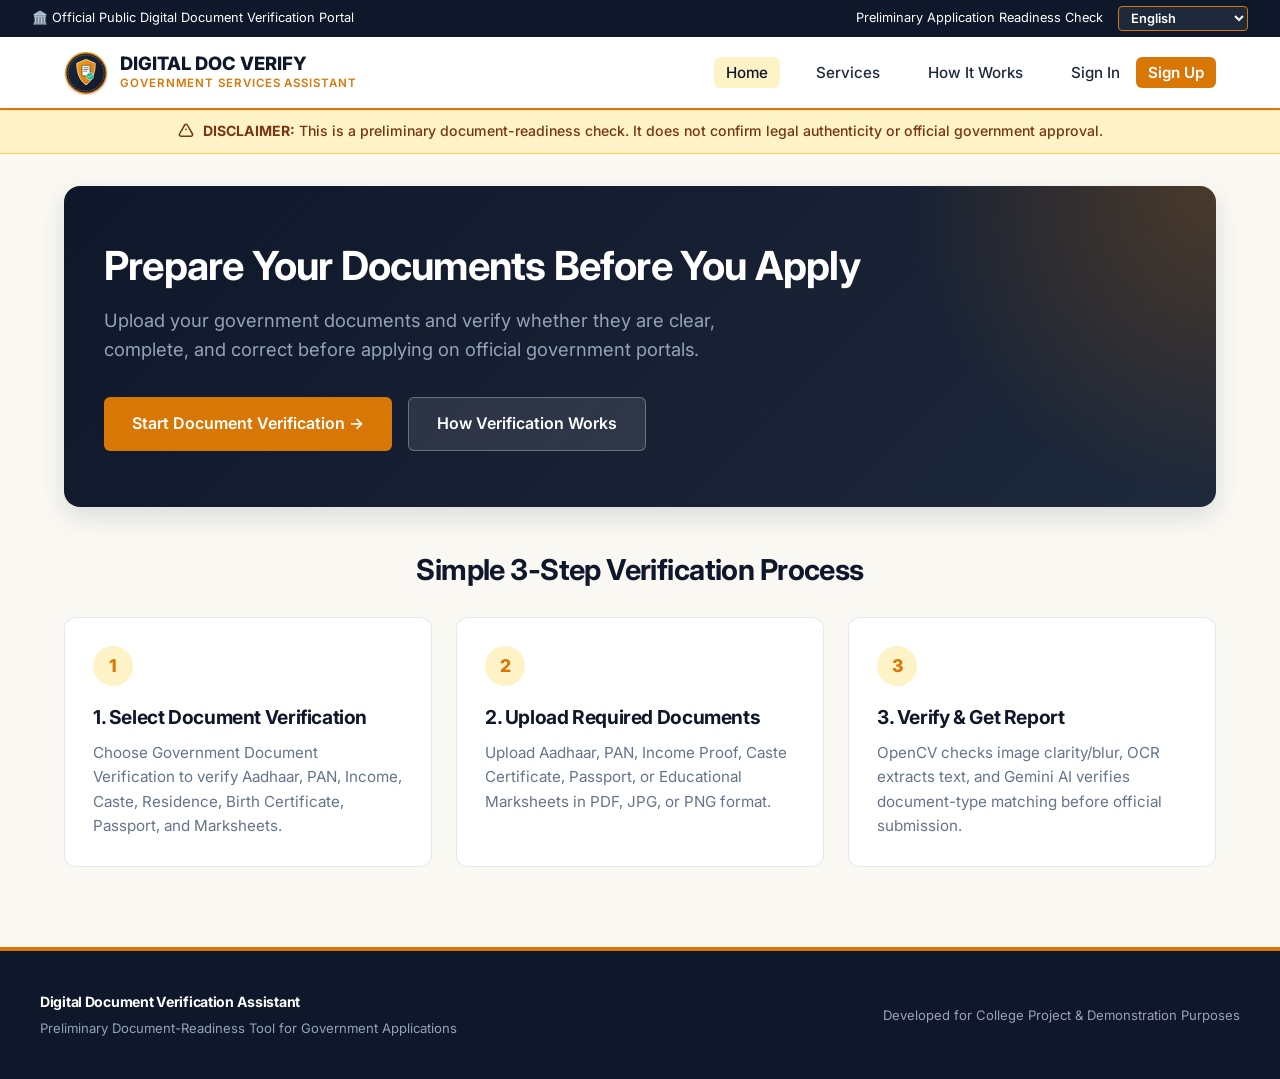
<file: frontend/index.html>
<!DOCTYPE html>
<html lang="en">
<head>
  <meta charset="UTF-8">
  <meta name="viewport" content="width=device-width, initial-scale=1.0">
  <title>Digital Document Verification for Government Services</title>
  <meta name="description" content="Preliminary document-readiness assistant for Indian government service applications using OpenCV, OCR, and Google Gemini AI.">
  <link rel="stylesheet" href="css/style.css">
  <link rel="preconnect" href="https://fonts.googleapis.com">
  <link rel="preconnect" href="https://fonts.gstatic.com" crossorigin>
  <link href="https://fonts.googleapis.com/css2?family=Inter:wght@400;500;600;700;800&family=Noto+Sans+Telugu:wght@400;600;700&display=swap" rel="stylesheet">
  <script src="js/i18n.js"></script>
</head>
<body>

  <!-- Top Bar with Language Selector -->
  <div class="gov-top-bar">
    <span data-i18n="portal_title">🏛️ Official Public Digital Document Verification Portal</span>
    <div style="display: flex; align-items: center; gap: 15px;">
      <span data-i18n="sub_portal">Preliminary Application Readiness Check</span>
      <select id="lang-select" class="lang-select" onchange="setLanguage(this.value)">
        <option value="en">English</option>
        <option value="te">తెలుగు (Telugu)</option>
      </select>
    </div>
  </div>

  <!-- Header -->
  <header class="gov-header">
    <div class="nav-container">
      <a href="index.html" class="brand-logo">
        <img src="images/logo.svg" alt="Official Seal Logo" class="gov-seal-logo">
        <div class="brand-title">
          <span class="main-name" data-i18n="brand_main">DIGITAL DOC VERIFY</span>
          <span class="sub-name" data-i18n="brand_sub">Government Services Assistant</span>
        </div>
      </a>

      <ul class="nav-links">
        <li><a href="index.html" class="active" data-i18n="nav_home">Home</a></li>
        <li><a href="services.html" data-i18n="nav_services">Services</a></li>
        <li><a href="how-it-works.html" data-i18n="nav_how_it_works">How It Works</a></li>
        <li id="nav-auth-container">
          <!-- Populated by auth.js -->
        </li>
      </ul>
    </div>
  </header>

  <!-- Disclaimer Banner -->
  <div class="disclaimer-banner">
    <svg width="18" height="18" viewBox="0 0 24 24" fill="none" stroke="currentColor" stroke-width="2"><path d="M12 9v2m0 4h.01m-6.938 4h13.856c1.54 0 2.502-1.667 1.732-3L13.732 4c-.77-1.333-2.694-1.333-3.464 0L3.34 16c-.77 1.333.192 3 1.732 3z"/></svg>
    <span><strong data-i18n="disclaimer_label">DISCLAIMER:</strong> <span data-i18n="disclaimer_text">This is a preliminary document-readiness check. It does not confirm legal authenticity or official government approval.</span></span>
  </div>

  <!-- Main Hero Content -->
  <main class="main-container">
    <section class="hero-section">
      <h1 class="hero-title" data-i18n="hero_title">Prepare Your Documents Before You Apply</h1>
      <p class="hero-subtitle" data-i18n="hero_subtitle">
        Select a government service, upload your required documents, and verify whether your documents are clear, complete, and correct before applying on the official portal.
      </p>

      <div style="display: flex; gap: 1rem; flex-wrap: wrap;">
        <a href="services.html" class="btn-primary" id="select-service-hero-btn" data-i18n="btn_select_service">
          Start Document Verification &rarr;
        </a>
        <a href="how-it-works.html" class="btn-secondary" style="background: rgba(255,255,255,0.1); color: white; border-color: rgba(255,255,255,0.3);" data-i18n="btn_how_it_works">
          How Verification Works
        </a>
      </div>
    </section>

    <!-- 3 Step Workflow -->
    <h2 style="font-size: 1.8rem; margin-bottom: 1.5rem; text-align: center;" data-i18n="steps_heading">Simple 3-Step Verification Process</h2>
    <div class="steps-grid">
      <div class="step-card">
        <div class="step-number">1</div>
        <h3 class="step-title" data-i18n="step1_title">1. Select Government Service</h3>
        <p style="color: var(--text-muted); font-size: 0.95rem;" data-i18n="step1_desc">
          Choose from Income Certificate, Caste Certificate, Residence Certificate, Scholarships, Birth Certificates, and more.
        </p>
      </div>

      <div class="step-card">
        <div class="step-number">2</div>
        <h3 class="step-title" data-i18n="step2_title">2. Upload Required Documents</h3>
        <p style="color: var(--text-muted); font-size: 0.95rem;" data-i18n="step2_desc">
          Upload Aadhaar, Address Proof, Income Proof, Passbooks, or Marksheets in PDF, JPG, or PNG format.
        </p>
      </div>

      <div class="step-card">
        <div class="step-number">3</div>
        <h3 class="step-title" data-i18n="step3_title">3. Verify & Get Report</h3>
        <p style="color: var(--text-muted); font-size: 0.95rem;" data-i18n="step3_desc">
          OpenCV checks image clarity/blur, OCR extracts text, and Gemini AI verifies document-type matching before official submission.
        </p>
      </div>
    </div>
  </main>

  <!-- Footer -->
  <footer class="gov-footer">
    <div class="footer-container">
      <div>
        <h4 style="color: white; margin-bottom: 4px;" data-i18n="footer_title">Digital Document Verification Assistant</h4>
        <p style="font-size: 0.82rem;" data-i18n="footer_sub">Preliminary Document-Readiness Tool for Government Applications</p>
      </div>
      <div>
        <p style="font-size: 0.82rem;">Developed for College Project & Demonstration Purposes</p>
      </div>
    </div>
  </footer>

  <script src="js/config.js"></script>
  <script src="js/auth.js"></script>
</body>
</html>
</file>
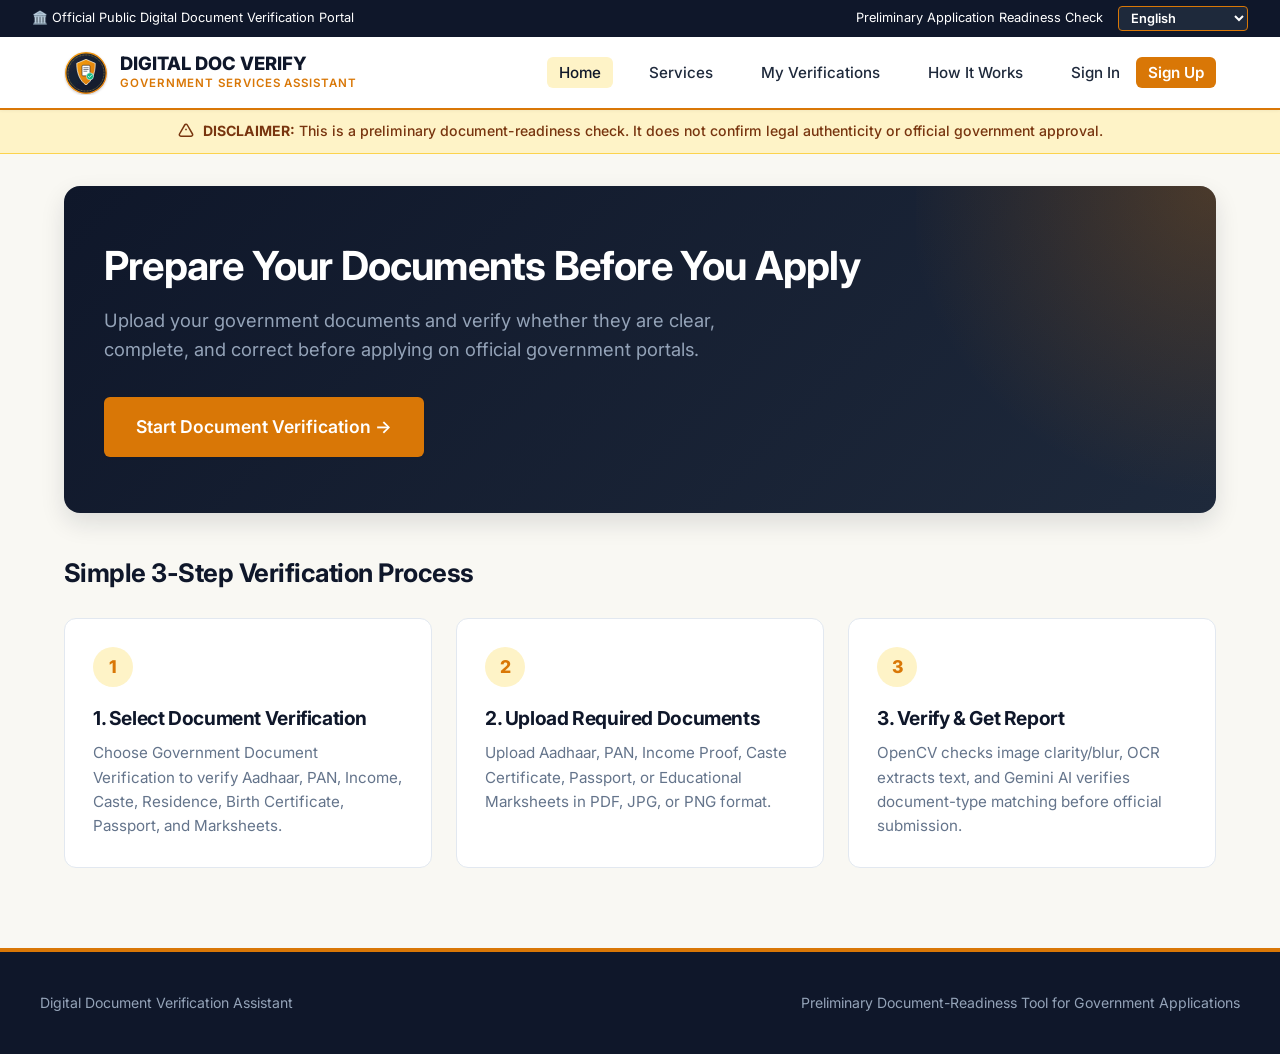
<file: frontend/dashboard.html>
<!DOCTYPE html>
<html lang="en">
<head>
  <meta charset="UTF-8">
  <meta name="viewport" content="width=device-width, initial-scale=1.0">
  <title>Dashboard - Digital Document Verification</title>
  <link rel="stylesheet" href="css/style.css">
  <link href="https://fonts.googleapis.com/css2?family=Inter:wght@400;500;600;700;800&family=Noto+Sans+Telugu:wght@400;600;700&display=swap" rel="stylesheet">
  <script src="js/i18n.js"></script>
</head>
<body>

  <!-- Top Bar -->
  <div class="gov-top-bar">
    <span data-i18n="portal_title">🏛️ Official Public Digital Document Verification Portal</span>
    <div style="display: flex; align-items: center; gap: 15px;">
      <span data-i18n="sub_portal">Logged In User Portal</span>
      <select id="lang-select" class="lang-select" onchange="setLanguage(this.value)">
        <option value="en">English</option>
        <option value="te">తెలుగు (Telugu)</option>
      </select>
    </div>
  </div>

  <!-- Header -->
  <header class="gov-header">
    <div class="nav-container">
      <a href="dashboard.html" class="brand-logo">
        <img src="images/logo.svg" alt="Official Seal Logo" class="gov-seal-logo">
        <div class="brand-title">
          <span class="main-name" data-i18n="brand_main">DIGITAL DOC VERIFY</span>
          <span class="sub-name" data-i18n="brand_sub">Government Services Assistant</span>
        </div>
      </a>
      <ul class="nav-links">
        <li><a href="dashboard.html" class="active" data-i18n="nav_home">Home</a></li>
        <li><a href="services.html" data-i18n="nav_services">Services</a></li>
        <li><a href="my-verifications.html" data-i18n="nav_my_verifications">My Verifications</a></li>
        <li><a href="how-it-works.html" data-i18n="nav_how_it_works">How It Works</a></li>
        <li id="nav-auth-container"></li>
      </ul>
    </div>
  </header>

  <!-- Disclaimer Banner -->
  <div class="disclaimer-banner">
    <svg width="18" height="18" viewBox="0 0 24 24" fill="none" stroke="currentColor" stroke-width="2"><path d="M12 9v2m0 4h.01m-6.938 4h13.856c1.54 0 2.502-1.667 1.732-3L13.732 4c-.77-1.333-2.694-1.333-3.464 0L3.34 16c-.77 1.333.192 3 1.732 3z"/></svg>
    <span><strong data-i18n="disclaimer_label">DISCLAIMER:</strong> <span data-i18n="disclaimer_text">This is a preliminary document-readiness check. It does not confirm legal authenticity or official government approval.</span></span>
  </div>

  <!-- Dashboard Container -->
  <main class="main-container">
    <section class="hero-section">
      <h1 class="hero-title" data-i18n="hero_title">Prepare Your Documents Before You Apply</h1>
      <p class="hero-subtitle" data-i18n="hero_subtitle">
        Select a government service, upload the required documents, and check whether your documents are clear and suitable for application.
      </p>

      <div style="display: flex; gap: 1rem; flex-wrap: wrap;">
        <a href="services.html" class="btn-primary" style="font-size: 1.1rem; padding: 1rem 2rem;" data-i18n="btn_select_service">
          Start Document Verification &rarr;
        </a>
      </div>
    </section>

    <!-- 3-Step Process -->
    <h2 style="font-size: 1.6rem; margin-bottom: 1.5rem;" data-i18n="steps_heading">How Document Readiness Verification Works</h2>
    <div class="steps-grid">
      <div class="step-card">
        <div class="step-number">1</div>
        <h3 class="step-title" data-i18n="step1_title">1. Select Service</h3>
        <p style="color: var(--text-muted); font-size: 0.95rem;" data-i18n="step1_desc">
          Choose the government service you intend to apply for from our catalog.
        </p>
      </div>

      <div class="step-card">
        <div class="step-number">2</div>
        <h3 class="step-title" data-i18n="step2_title">2. Upload Documents</h3>
        <p style="color: var(--text-muted); font-size: 0.95rem;" data-i18n="step2_desc">
          Upload your Aadhaar, Income Proof, Address Proof, or Marksheets in PDF or image format.
        </p>
      </div>

      <div class="step-card">
        <div class="step-number">3</div>
        <h3 class="step-title" data-i18n="step3_title">3. Verify & Get Report</h3>
        <p style="color: var(--text-muted); font-size: 0.95rem;" data-i18n="step3_desc">
          Run AI & OpenCV inspection to get document-wise analysis before submitting on official government portals.
        </p>
      </div>
    </div>
  </main>

  <footer class="gov-footer">
    <div class="footer-container">
      <div data-i18n="footer_title">Digital Document Verification Assistant</div>
      <div data-i18n="footer_sub">Preliminary Application Readiness Check</div>
    </div>
  </footer>

  <script src="js/config.js"></script>
  <script src="js/auth.js"></script>
</body>
</html>
</file>
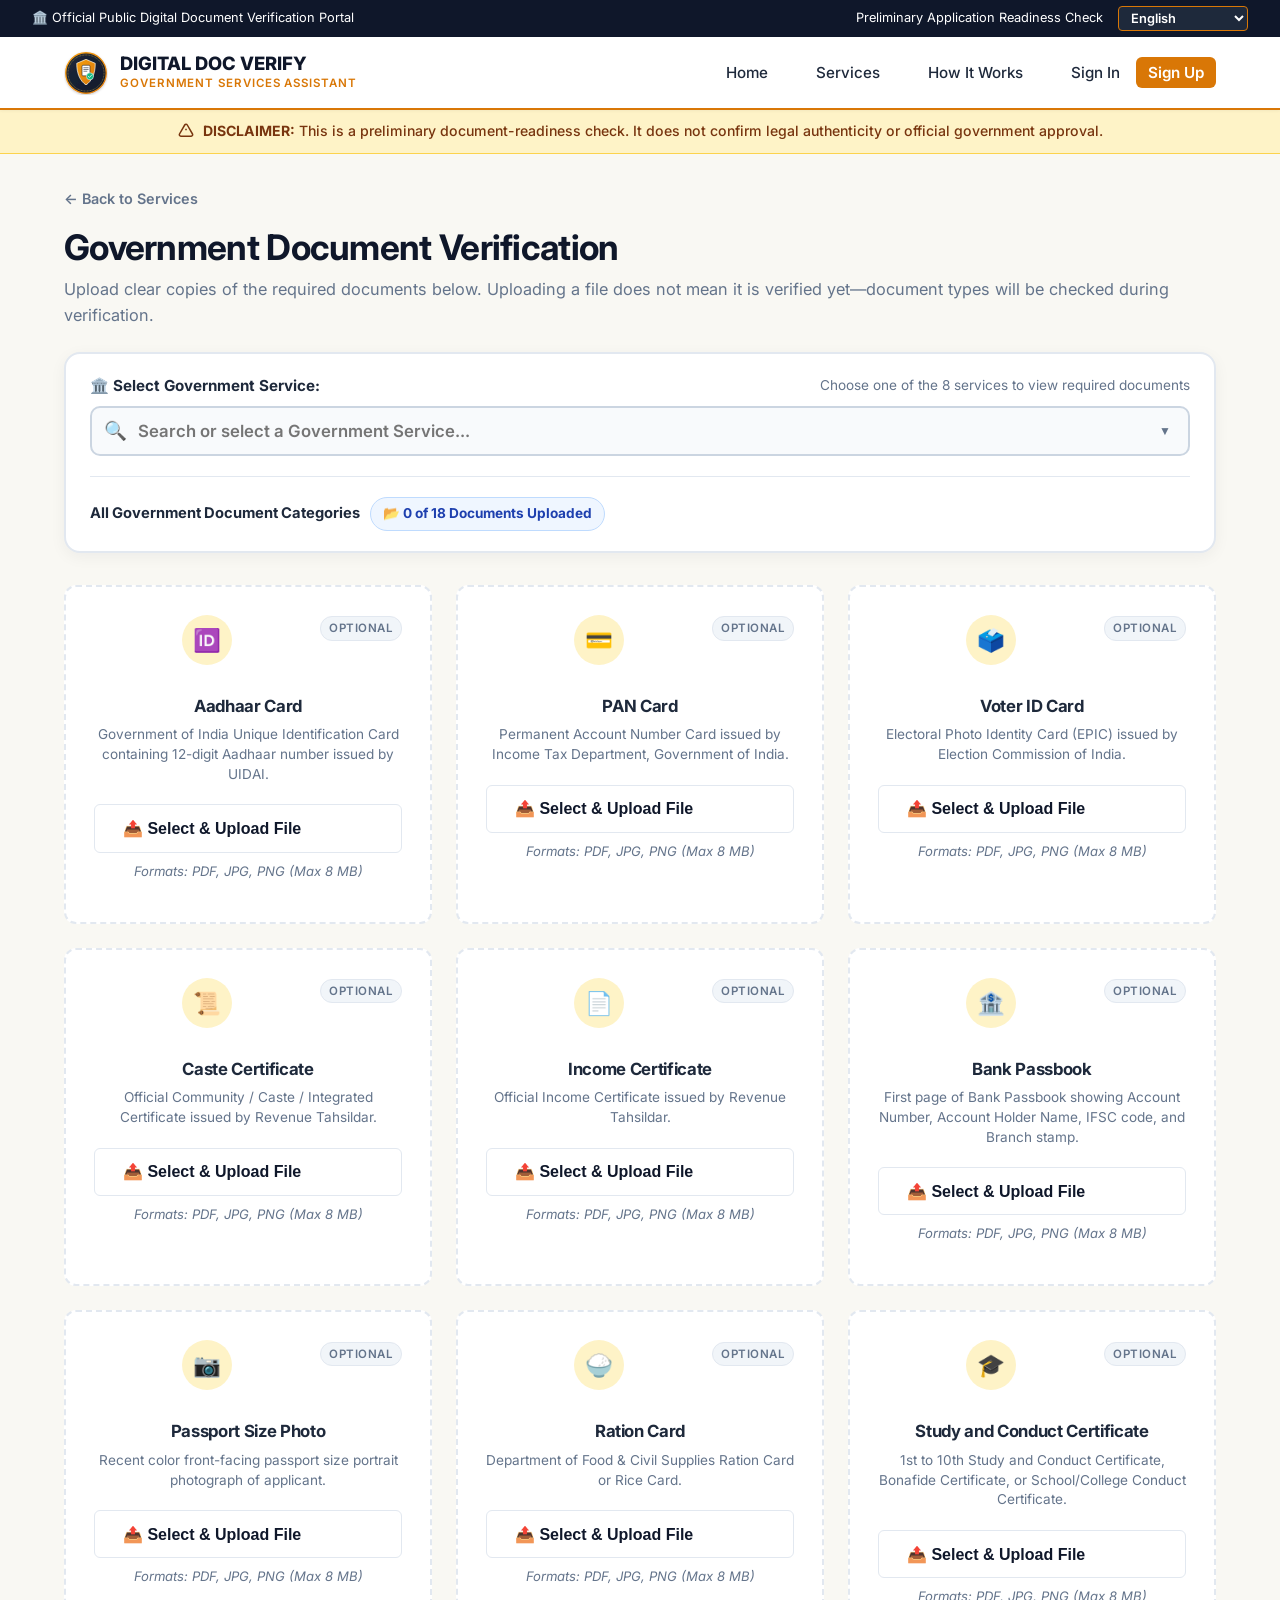
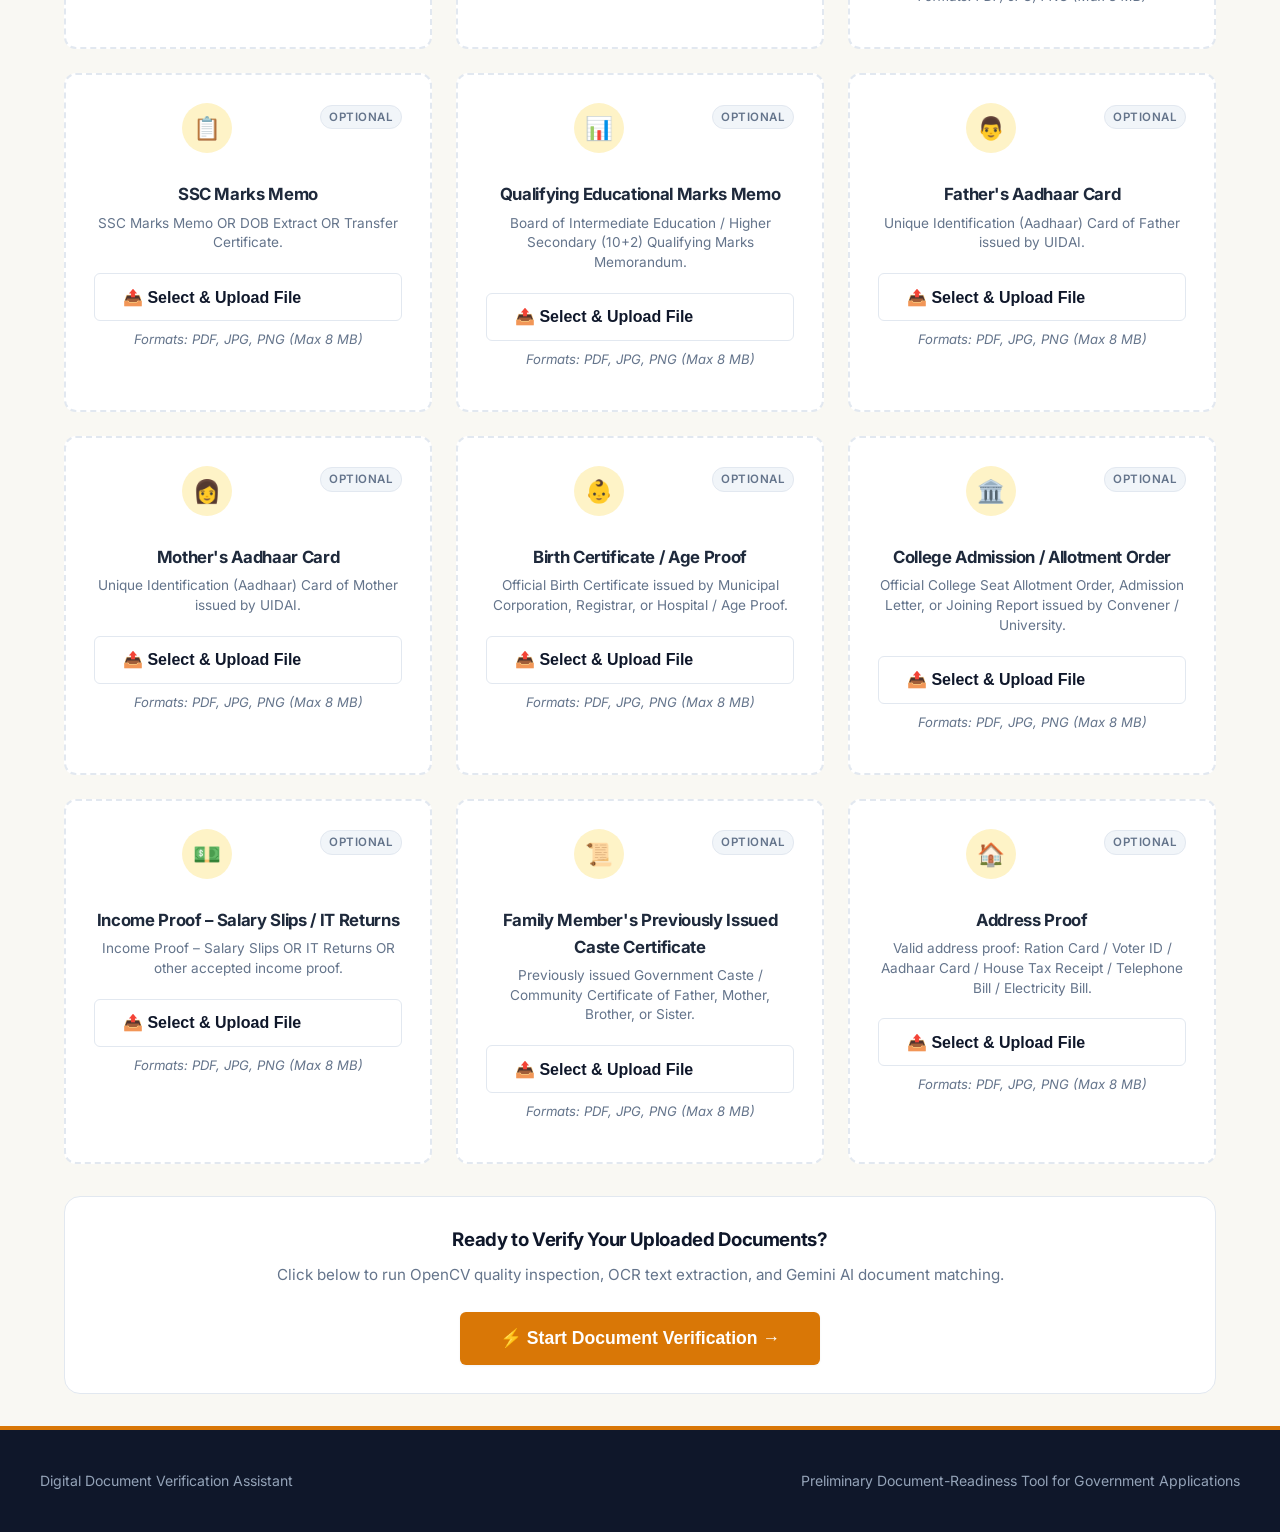
<file: frontend/documents.html>
<!DOCTYPE html>
<html lang="en">
<head>
  <meta charset="UTF-8">
  <meta name="viewport" content="width=device-width, initial-scale=1.0">
  <title>Upload Required Documents - Digital Document Verification</title>
  <link rel="stylesheet" href="css/style.css">
  <link href="https://fonts.googleapis.com/css2?family=Inter:wght@400;500;600;700;800&family=Noto+Sans+Telugu:wght@400;600;700&display=swap" rel="stylesheet">
  <script src="js/i18n.js"></script>
</head>
<body>

  <!-- Top Bar -->
  <div class="gov-top-bar">
    <span data-i18n="portal_title">🏛️ Official Public Digital Document Verification Portal</span>
    <div style="display: flex; align-items: center; gap: 15px;">
      <span data-i18n="sub_portal">Preliminary Application Readiness Check</span>
      <select id="lang-select" class="lang-select" onchange="setLanguage(this.value)">
        <option value="en">English</option>
        <option value="te">తెలుగు (Telugu)</option>
      </select>
    </div>
  </div>

  <!-- Header -->
  <header class="gov-header">
    <div class="nav-container">
      <a href="index.html" class="brand-logo">
        <img src="images/logo.svg" alt="Official Seal Logo" class="gov-seal-logo">
        <div class="brand-title">
          <span class="main-name" data-i18n="brand_main">DIGITAL DOC VERIFY</span>
          <span class="sub-name" data-i18n="brand_sub">Government Services Assistant</span>
        </div>
      </a>
      <ul class="nav-links">
        <li><a href="index.html" data-i18n="nav_home">Home</a></li>
        <li><a href="services.html" data-i18n="nav_services">Services</a></li>
        <li><a href="how-it-works.html" data-i18n="nav_how_it_works">How It Works</a></li>
        <li id="nav-auth-container"></li>
      </ul>
    </div>
  </header>

  <!-- Disclaimer Banner -->
  <div class="disclaimer-banner">
    <svg width="18" height="18" viewBox="0 0 24 24" fill="none" stroke="currentColor" stroke-width="2"><path d="M12 9v2m0 4h.01m-6.938 4h13.856c1.54 0 2.502-1.667 1.732-3L13.732 4c-.77-1.333-2.694-1.333-3.464 0L3.34 16c-.77 1.333.192 3 1.732 3z"/></svg>
    <span><strong data-i18n="disclaimer_label">DISCLAIMER:</strong> <span data-i18n="disclaimer_text">This is a preliminary document-readiness check. It does not confirm legal authenticity or official government approval.</span></span>
  </div>

  <main class="main-container">
    <div style="margin-bottom: 1.5rem;">
      <a href="services.html" style="font-size: 0.9rem; color: var(--text-muted); font-weight: 600;">&larr; Back to Services</a>
      <h1 id="service-title" style="font-size: 2.2rem; margin-top: 8px;">Government Document Verification</h1>
      <p style="color: var(--text-muted); font-size: 1.02rem;" data-i18n="upload_page_sub">
        Upload clear copies of the government documents you wish to verify. You can upload one or multiple documents in this verification session. Document types and quality will be checked by AI during verification.
      </p>
    </div>

    <!-- Service Search Bar with Dropdown & Application Options (Exact Same Position) -->
    <div class="service-selection-section" id="service-selection-section">
      <div class="service-search-bar-wrapper">
        <label for="service-search-input" class="service-search-label">
          <span style="font-weight: 700; font-size: 0.95rem; color: var(--accent-navy);">🏛️ Select Government Service:</span>
          <span style="font-size: 0.85rem; color: var(--text-muted);">Choose one of the 8 services to view required documents</span>
        </label>
        
        <div class="search-input-container">
          <span class="search-input-icon">🔍</span>
          <input 
            type="text" 
            id="service-search-input" 
            class="service-search-input" 
            placeholder="Search or select a Government Service..." 
            autocomplete="off"
            aria-label="Search or select a Government Service"
            aria-expanded="false"
          >
          <button 
            type="button" 
            id="btn-clear-service" 
            class="service-clear-btn" 
            title="Clear Selected Service and Restore Categories"
            aria-label="Clear Selected Service"
            onclick="clearServiceSelection()"
            style="display: none;"
          >✕</button>
          <button 
            type="button" 
            id="btn-toggle-service-dropdown" 
            class="service-dropdown-btn" 
            title="Open Government Services List"
            aria-label="Toggle Government Services Dropdown"
          >
            <span id="dropdown-arrow-icon" class="dropdown-arrow">▼</span>
          </button>

          <!-- Dropdown menu of the 8 services -->
          <ul id="service-dropdown-menu" class="service-dropdown-menu" style="display: none;" role="listbox">
            <!-- Dynamically populated and filtered -->
          </ul>
        </div>
      </div>

      <!-- Application Type Options: New Application / Update -->
      <div id="application-type-bar" class="application-type-bar">
        <div class="app-type-controls" id="app-type-controls" style="display: none;">
          <span class="app-type-label">Application Option:</span>
          <div class="app-type-buttons" id="app-type-buttons">
            <button type="button" class="app-type-btn active" id="btn-type-new" onclick="selectApplicationType('new')">
              <span class="pill-dot">🌟</span> New Application
            </button>
            <button type="button" class="app-type-btn" id="btn-type-update" onclick="selectApplicationType('update')">
              <span class="pill-dot">🔄</span> Update / Correction
            </button>
          </div>
        </div>

        <div class="active-service-status-pill" id="active-service-status-pill">
          <span class="active-service-name" id="active-service-text">All Government Document Categories</span>
          <span class="doc-counter-badge" id="upload-counter">📂 0 of 18 Documents Uploaded</span>
        </div>
      </div>

      <!-- Secondary Sub-Operation Bar (Registration Type / Update Details / Form 8 / Ration Card Op) -->
      <div id="sub-operation-bar" class="sub-operation-bar" style="display: none;">
        <div class="sub-op-controls">
          <span class="sub-op-label" id="sub-op-label">Select Option:</span>
          <div class="sub-op-buttons" id="sub-op-buttons">
            <!-- Populated dynamically based on service and application type -->
          </div>
        </div>
      </div>
    </div>

    <!-- Upload Cards Grid loaded dynamically by uploads.js -->
    <div class="upload-cards-grid" id="upload-cards-grid">
      <!-- Upload cards populated here -->
    </div>

    <!-- Action Bar -->
    <div style="background: var(--bg-card); border: 1px solid var(--border-color); padding: 1.75rem; border-radius: var(--border-radius-lg); text-align: center; margin-top: 2rem;">
      <h3 style="margin-bottom: 0.5rem;" data-i18n="upload_ready_heading">Ready to Verify Your Uploaded Documents?</h3>
      <p style="color: var(--text-muted); font-size: 0.95rem; margin-bottom: 1.5rem;" data-i18n="upload_ready_sub">
        Click below to run OpenCV quality inspection, OCR text extraction, and Gemini AI document matching.
      </p>
      <button class="btn-primary" id="btn-start-verification" style="font-size: 1.1rem; padding: 1rem 2.5rem; justify-content: center; margin: 0 auto;">
        <span data-i18n="btn_start_verification">⚡ Start Document Verification →</span>
      </button>
    </div>
  </main>

  <footer class="gov-footer">
    <div class="footer-container">
      <div data-i18n="footer_title">Digital Document Verification Assistant</div>
      <div data-i18n="footer_sub">Preliminary Application Readiness Check</div>
    </div>
  </footer>

  <script src="js/config.js"></script>
  <script src="js/auth.js"></script>
  <script src="js/uploads.js"></script>
</body>
</html>
</file>
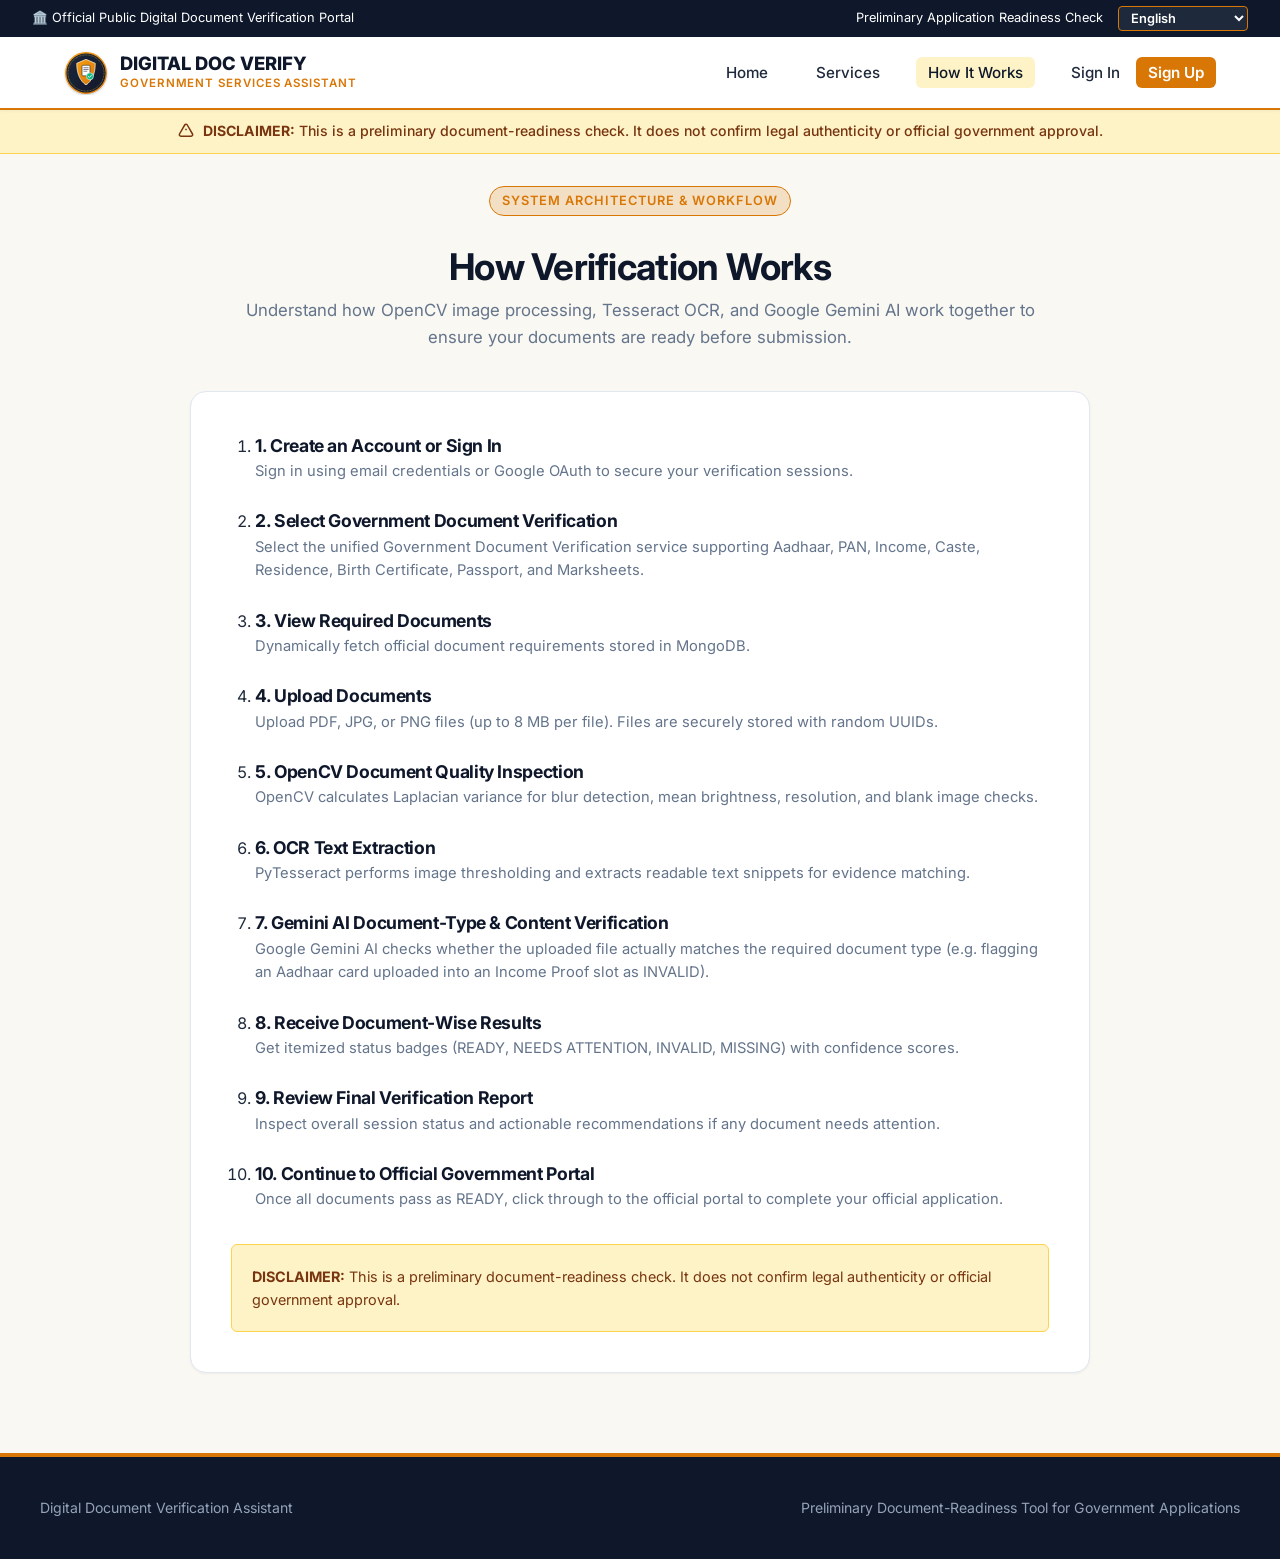
<file: frontend/how-it-works.html>
<!DOCTYPE html>
<html lang="en">
<head>
  <meta charset="UTF-8">
  <meta name="viewport" content="width=device-width, initial-scale=1.0">
  <title>How It Works - Digital Document Verification</title>
  <link rel="stylesheet" href="css/style.css">
  <link href="https://fonts.googleapis.com/css2?family=Inter:wght@400;500;600;700;800&family=Noto+Sans+Telugu:wght@400;600;700&display=swap" rel="stylesheet">
  <script src="js/i18n.js"></script>
</head>
<body>

  <!-- Top Bar -->
  <div class="gov-top-bar">
    <span data-i18n="portal_title">🏛️ Official Public Digital Document Verification Portal</span>
    <div style="display: flex; align-items: center; gap: 15px;">
      <span data-i18n="sub_portal">Preliminary Application Readiness Check</span>
      <select id="lang-select" class="lang-select" onchange="setLanguage(this.value)">
        <option value="en">English</option>
        <option value="te">తెలుగు (Telugu)</option>
      </select>
    </div>
  </div>

  <!-- Header -->
  <header class="gov-header">
    <div class="nav-container">
      <a href="index.html" class="brand-logo">
        <img src="images/logo.svg" alt="Official Seal Logo" class="gov-seal-logo">
        <div class="brand-title">
          <span class="main-name" data-i18n="brand_main">DIGITAL DOC VERIFY</span>
          <span class="sub-name" data-i18n="brand_sub">Government Services Assistant</span>
        </div>
      </a>
      <ul class="nav-links">
        <li><a href="index.html" data-i18n="nav_home">Home</a></li>
        <li><a href="services.html" data-i18n="nav_services">Services</a></li>
        <li><a href="how-it-works.html" class="active" data-i18n="nav_how_it_works">How It Works</a></li>
        <li id="nav-auth-container"></li>
      </ul>
    </div>
  </header>

  <!-- Disclaimer Banner -->
  <div class="disclaimer-banner">
    <svg width="18" height="18" viewBox="0 0 24 24" fill="none" stroke="currentColor" stroke-width="2"><path d="M12 9v2m0 4h.01m-6.938 4h13.856c1.54 0 2.502-1.667 1.732-3L13.732 4c-.77-1.333-2.694-1.333-3.464 0L3.34 16c-.77 1.333.192 3 1.732 3z"/></svg>
    <span><strong data-i18n="disclaimer_label">DISCLAIMER:</strong> <span data-i18n="disclaimer_text">This is a preliminary document-readiness check. It does not confirm legal authenticity or official government approval.</span></span>
  </div>

  <main class="main-container">
    <div style="margin-bottom: 2.5rem; text-align: center; max-width: 800px; margin-left: auto; margin-right: auto;">
      <span class="hero-badge" data-i18n="how_badge">System Architecture & Workflow</span>
      <h1 style="font-size: 2.3rem; margin-top: 6px;" data-i18n="how_title">How Verification Works</h1>
      <p style="color: var(--text-muted); font-size: 1.05rem;" data-i18n="how_sub">
        Understand how OpenCV image processing, Tesseract OCR, and Google Gemini AI work together to ensure your documents are ready before submission.
      </p>
    </div>

    <!-- 10 Step Detailed List -->
    <div style="background: var(--bg-card); border: 1px solid var(--border-color); border-radius: var(--border-radius-lg); padding: 2.5rem; box-shadow: var(--shadow-sm); max-width: 900px; margin: 0 auto 3rem;">
      <ol style="display: flex; flex-direction: column; gap: 1.5rem; padding-left: 1.5rem;">
        <li>
          <h4 style="font-size: 1.1rem; color: var(--primary);" data-i18n="how_step1_t">1. Create an Account or Sign In</h4>
          <p style="color: var(--text-muted); font-size: 0.92rem;" data-i18n="how_step1_d">Sign in using email credentials or Google OAuth to secure your verification sessions.</p>
        </li>
        <li>
          <h4 style="font-size: 1.1rem; color: var(--primary);" data-i18n="how_step2_t">2. Select Government Document Verification</h4>
          <p style="color: var(--text-muted); font-size: 0.92rem;" data-i18n="how_step2_d">Select the unified Government Document Verification service supporting Aadhaar, PAN, Income, Caste, Residence, Birth Certificate, Passport, and Marksheets.</p>
        </li>
        <li>
          <h4 style="font-size: 1.1rem; color: var(--primary);" data-i18n="how_step3_t">3. View Required Documents</h4>
          <p style="color: var(--text-muted); font-size: 0.92rem;" data-i18n="how_step3_d">Dynamically fetch official document requirements stored in MongoDB.</p>
        </li>
        <li>
          <h4 style="font-size: 1.1rem; color: var(--primary);" data-i18n="how_step4_t">4. Upload Documents</h4>
          <p style="color: var(--text-muted); font-size: 0.92rem;" data-i18n="how_step4_d">Upload PDF, JPG, or PNG files (up to 8 MB per file). Files are securely stored with random UUIDs.</p>
        </li>
        <li>
          <h4 style="font-size: 1.1rem; color: var(--primary);" data-i18n="how_step5_t">5. OpenCV Document Quality Inspection</h4>
          <p style="color: var(--text-muted); font-size: 0.92rem;" data-i18n="how_step5_d">OpenCV calculates Laplacian variance for blur detection, mean brightness, resolution, and blank image checks.</p>
        </li>
        <li>
          <h4 style="font-size: 1.1rem; color: var(--primary);" data-i18n="how_step6_t">6. OCR Text Extraction</h4>
          <p style="color: var(--text-muted); font-size: 0.92rem;" data-i18n="how_step6_d">PyTesseract performs image thresholding and extracts readable text snippets for evidence matching.</p>
        </li>
        <li>
          <h4 style="font-size: 1.1rem; color: var(--primary);" data-i18n="how_step7_t">7. Gemini AI Document-Type & Content Verification</h4>
          <p style="color: var(--text-muted); font-size: 0.92rem;" data-i18n="how_step7_d">Google Gemini AI checks whether the uploaded file actually matches the required document type.</p>
        </li>
        <li>
          <h4 style="font-size: 1.1rem; color: var(--primary);" data-i18n="how_step8_t">8. Receive Document-Wise Results</h4>
          <p style="color: var(--text-muted); font-size: 0.92rem;" data-i18n="how_step8_d">Get itemized status badges (READY, NEEDS ATTENTION, INVALID, MISSING) with confidence scores.</p>
        </li>
        <li>
          <h4 style="font-size: 1.1rem; color: var(--primary);" data-i18n="how_step9_t">9. Review Final Verification Report</h4>
          <p style="color: var(--text-muted); font-size: 0.92rem;" data-i18n="how_step9_d">Inspect overall session status and actionable recommendations if any document needs attention.</p>
        </li>
        <li>
          <h4 style="font-size: 1.1rem; color: var(--primary);" data-i18n="how_step10_t">10. Continue to Official Government Portal</h4>
          <p style="color: var(--text-muted); font-size: 0.92rem;" data-i18n="how_step10_d">Once all documents pass as READY, click through to the official portal to complete your official application.</p>
        </li>
      </ol>

      <div style="background-color: var(--accent-saffron-light); border: 1px solid var(--accent-saffron-border); padding: 1.25rem; border-radius: var(--border-radius-sm); font-size: 0.9rem; color: #78350F; margin-top: 2rem;">
        <strong data-i18n="disclaimer_label">📢 Note:</strong> <span data-i18n="disclaimer_text">This application provides preliminary document-readiness checks and does not replace official government verification.</span>
      </div>
    </div>
  </main>

  <footer class="gov-footer">
    <div class="footer-container">
      <div data-i18n="footer_title">Digital Document Verification Assistant</div>
      <div data-i18n="footer_sub">Preliminary Verification Workflow</div>
    </div>
  </footer>

  <script src="js/config.js"></script>
  <script src="js/auth.js"></script>
</body>
</html>
</file>
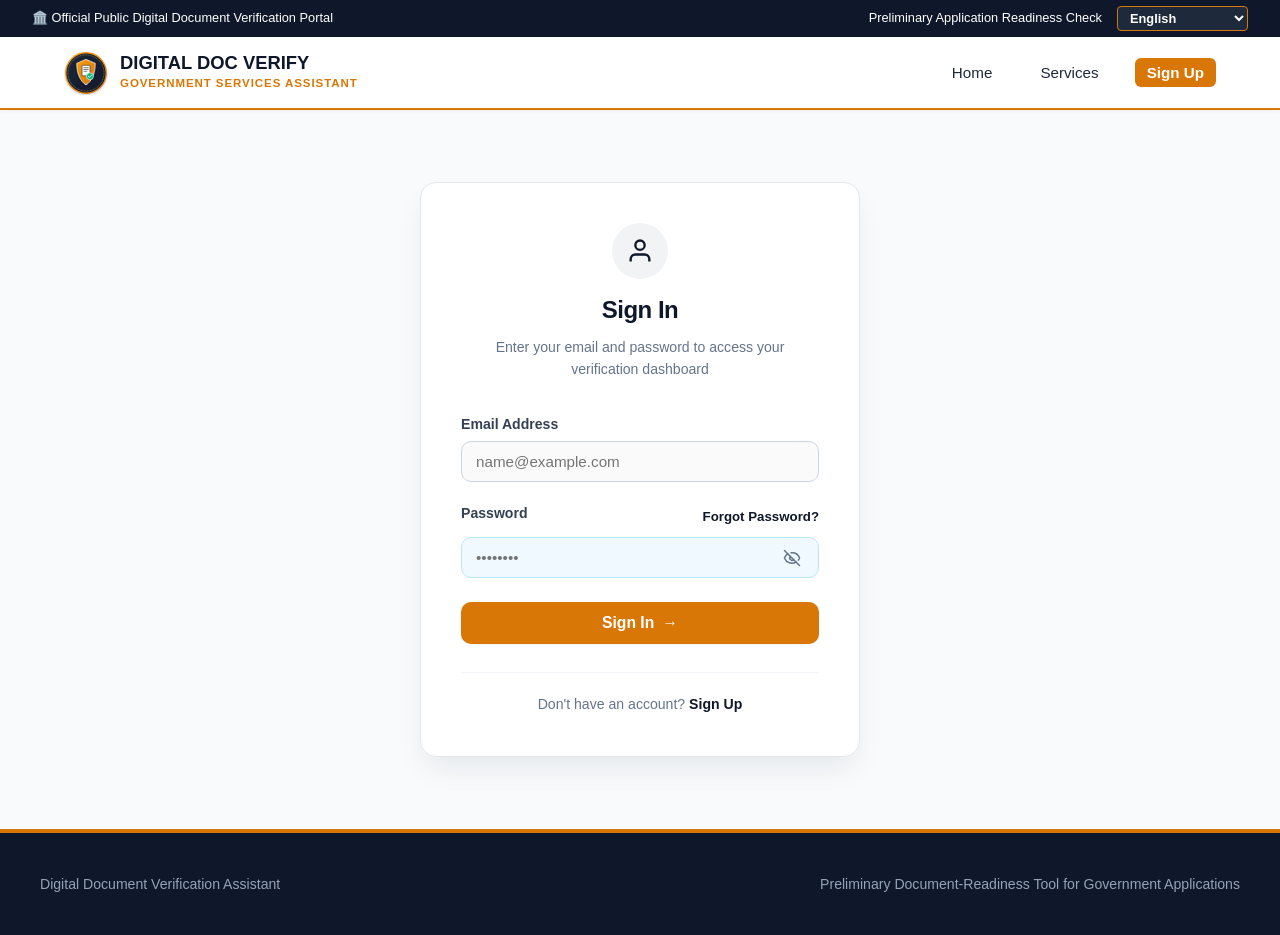
<file: frontend/login.html>
<!DOCTYPE html>
<html lang="en">
<head>
  <meta charset="UTF-8">
  <meta name="viewport" content="width=device-width, initial-scale=1.0">
  <title>Sign In - Digital Document Verification</title>
  <link rel="stylesheet" href="css/style.css">
  <script src="js/i18n.js"></script>
</head>
<body style="background-color: #F8FAFC; min-height: 100vh; display: flex; flex-direction: column;">

  <!-- Top Bar -->
  <div class="gov-top-bar">
    <span data-i18n="portal_title">🏛️ Official Public Digital Document Verification Portal</span>
    <div style="display: flex; align-items: center; gap: 15px;">
      <span data-i18n="sub_portal">Preliminary Application Readiness Check</span>
      <select id="lang-select" class="lang-select" onchange="setLanguage(this.value)">
        <option value="en">English</option>
        <option value="te">తెలుగు (Telugu)</option>
      </select>
    </div>
  </div>

  <!-- Header -->
  <header class="gov-header">
    <div class="nav-container">
      <a href="index.html" class="brand-logo">
        <img src="images/logo.svg" alt="Official Seal Logo" class="gov-seal-logo">
        <div class="brand-title">
          <span class="main-name" data-i18n="brand_main">DIGITAL DOC VERIFY</span>
          <span class="sub-name" data-i18n="brand_sub">Government Services Assistant</span>
        </div>
      </a>
      <ul class="nav-links">
        <li><a href="index.html" data-i18n="nav_home">Home</a></li>
        <li><a href="services.html" data-i18n="nav_services">Services</a></li>
        <li><a href="signup.html" class="btn-nav-accent" data-i18n="nav_signup">Sign Up</a></li>
      </ul>
    </div>
  </header>

  <!-- Main Container -->
  <main class="main-container" style="flex: 1; display: flex; align-items: center; justify-content: center; padding: 2.5rem 1rem;">
    <div class="auth-card" style="background: #FFFFFF; border: 1px solid #E2E8F0; border-radius: 16px; width: 100%; max-width: 440px; padding: 2.5rem; box-shadow: 0 15px 30px -5px rgba(15, 23, 42, 0.08);">
      
      <div style="text-align: center; margin-bottom: 2rem;">
        <div style="width: 56px; height: 56px; background: rgba(15, 23, 42, 0.05); border-radius: 50%; display: inline-flex; align-items: center; justify-content: center; margin-bottom: 0.75rem;">
          <svg width="28" height="28" viewBox="0 0 24 24" fill="none" stroke="var(--primary)" stroke-width="2"><path d="M20 21v-2a4 4 0 0 0-4-4H8a4 4 0 0 0-4 4v2"/><circle cx="12" cy="7" r="4"/></svg>
        </div>
        <h2 style="font-size: 1.5rem; font-weight: 700; color: #0F172A; margin: 0;" data-i18n="nav_signin">Sign In to Your Account</h2>
        <p style="color: #64748B; font-size: 0.88rem; margin-top: 6px;">
          Enter your email and password to access your verification dashboard
        </p>
      </div>

      <div id="login-alert" style="display: none;"></div>

      <!-- Credentials Form -->
      <form id="login-form">
        <div class="form-group" style="margin-bottom: 1.25rem;">
          <label class="form-label" for="email" style="font-weight: 600; color: #334155; font-size: 0.88rem; margin-bottom: 6px; display: block;" data-i18n="lbl_email">Email Address</label>
          <input type="email" id="email" class="form-input" placeholder="name@example.com" style="width: 100%; padding: 11px 14px; border: 1px solid #CBD5E1; border-radius: 10px; font-size: 0.95rem; outline: none; transition: all 0.2s;" required>
        </div>

        <div class="form-group" style="margin-bottom: 1.5rem;">
          <div style="display: flex; justify-content: space-between; align-items: center; margin-bottom: 6px;">
            <label class="form-label" for="password" style="font-weight: 600; color: #334155; font-size: 0.88rem;" data-i18n="lbl_password">Password</label>
            <a href="#" id="open-forgot-modal" style="font-size: 0.83rem; color: var(--primary); font-weight: 600; text-decoration: none;" data-i18n="forgot_password_link">Forgot Password?</a>
          </div>
          <div class="password-wrapper">
            <input type="password" id="password" class="form-input password-input-styled" placeholder="••••••••" style="width: 100%; padding: 11px 44px 11px 14px; border: 1px solid #BAE6FD; background-color: #F0F9FF; border-radius: 10px; font-size: 0.95rem; outline: none; transition: all 0.2s;" required>
            <button type="button" class="password-toggle-btn" title="Show password" aria-label="Show password" onclick="togglePasswordVisibility('password', this)">
              <svg xmlns="http://www.w3.org/2000/svg" width="18" height="18" viewBox="0 0 24 24" fill="none" stroke="currentColor" stroke-width="2" stroke-linecap="round" stroke-linejoin="round" class="lucide-icon lucide-eye-off"><path d="M10.733 5.076a10.744 10.744 0 0 1 11.205 6.575 1 1 0 0 1 0 .696 10.747 10.747 0 0 1-1.444 2.49"/><path d="M14.084 14.158a3 3 0 0 1-4.242-4.242"/><path d="M17.479 17.499a10.75 10.75 0 0 1-15.417-5.151 1 1 0 0 1 0-.696 10.75 10.75 0 0 1 4.446-5.143"/><path d="m2 2 20 20"/></svg>
            </button>
          </div>
        </div>

        <button type="submit" class="btn-primary" id="login-submit-btn" style="width: 100%; justify-content: center; padding: 12px; font-size: 0.98rem; font-weight: 700; border-radius: 10px;">
          <span data-i18n="nav_signin">Sign In</span> &rarr;
        </button>
      </form>

      <div style="text-align: center; margin-top: 1.75rem; padding-top: 1.25rem; border-top: 1px solid #F1F5F9; font-size: 0.88rem; color: #64748B;">
        <span data-i18n="no_account">Don't have an account?</span> <a href="signup.html" style="font-weight: 700; color: var(--primary); text-decoration: none;" data-i18n="nav_signup">Sign Up</a>
      </div>
    </div>
  </main>

  <!-- Forgot Password / OTP Verification Modal -->
  <div id="forgot-modal" style="display: none; position: fixed; inset: 0; background: rgba(15, 23, 42, 0.65); backdrop-filter: blur(4px); z-index: 1000; align-items: center; justify-content: center; padding: 1rem;">
    <div style="background: #FFFFFF; border: 1px solid #E2E8F0; border-radius: 16px; max-width: 440px; width: 100%; padding: 2rem; box-shadow: 0 20px 25px -5px rgba(0,0,0,0.15); position: relative;">
      
      <!-- Close Button -->
      <button type="button" id="close-forgot-modal" style="position: absolute; top: 1rem; right: 1rem; background: none; border: none; font-size: 1.25rem; color: #64748B; cursor: pointer;">✕</button>

      <div style="text-align: center; margin-bottom: 1.5rem;">
        <div style="font-size: 2.2rem; margin-bottom: 0.25rem;">🔑</div>
        <h3 data-i18n="forgot_title" style="margin: 0; font-size: 1.3rem; color: #0F172A;">Reset Your Password</h3>
        <p data-i18n="forgot_sub" style="color: #64748B; font-size: 0.85rem; margin-top: 4px;">
          Verify your email address using a 6-digit OTP code
        </p>
      </div>

      <div id="forgot-alert" style="display: none; margin-bottom: 1rem;"></div>

      <!-- Step 1: Enter Registered Email -->
      <div id="forgot-step-1">
        <div class="form-group">
          <label class="form-label" for="forgot-email" data-i18n="lbl_email">Email Address</label>
          <input type="email" id="forgot-email" class="form-input" placeholder="name@example.com" style="width: 100%; padding: 11px 14px; border: 1px solid #CBD5E1; border-radius: 10px;" required>
        </div>
        <button type="button" id="btn-request-otp" class="btn-primary" style="width: 100%; justify-content: center; margin-top: 1rem; padding: 11px; border-radius: 10px;">
          <span data-i18n="btn_send_otp">Send OTP →</span>
        </button>
      </div>

      <!-- Step 2: Enter 6-Digit OTP -->
      <div id="forgot-step-2" style="display: none;">
        <div style="background: #F8FAFC; border: 1px solid #E2E8F0; border-radius: 8px; padding: 0.75rem; font-size: 0.82rem; color: #64748B; margin-bottom: 1rem; text-align: center;">
          📩 An OTP code was sent to <strong id="sent-otp-email" style="color: #0F172A;">your email</strong>. Valid for <span id="otp-timer" style="font-weight: 700; color: #D97706;">10:00</span> mins.
        </div>
        <div class="form-group">
          <label class="form-label" for="forgot-otp" data-i18n="lbl_otp">6-Digit OTP Code</label>
          <input type="text" id="forgot-otp" class="form-input" placeholder="123456" maxlength="6" style="text-align: center; letter-spacing: 4px; font-size: 1.2rem; font-weight: 700; border-radius: 10px;" required>
        </div>
        <button type="button" id="btn-verify-otp" class="btn-primary" style="width: 100%; justify-content: center; margin-top: 1rem; padding: 11px; border-radius: 10px;">
          <span data-i18n="btn_verify_otp">Verify OTP →</span>
        </button>
        <div style="text-align: center; margin-top: 0.75rem;">
          <button type="button" id="btn-resend-otp" style="background: none; border: none; font-size: 0.82rem; color: var(--primary); cursor: pointer; text-decoration: underline;">Resend OTP</button>
        </div>
      </div>

      <!-- Step 3: Enter New Password -->
      <div id="forgot-step-3" style="display: none;">
        <div class="form-group" style="margin-bottom: 1rem;">
          <label class="form-label" for="forgot-new-password" data-i18n="lbl_new_password">New Password</label>
          <div class="password-wrapper">
            <input type="password" id="forgot-new-password" class="form-input password-input-styled" placeholder="••••••••" minlength="8" style="width: 100%; padding: 11px 44px 11px 14px; border: 1px solid #BAE6FD; background-color: #F0F9FF; border-radius: 10px;" required>
            <button type="button" class="password-toggle-btn" title="Show password" aria-label="Show password" onclick="togglePasswordVisibility('forgot-new-password', this)">
              <svg xmlns="http://www.w3.org/2000/svg" width="18" height="18" viewBox="0 0 24 24" fill="none" stroke="currentColor" stroke-width="2" stroke-linecap="round" stroke-linejoin="round" class="lucide-icon lucide-eye-off"><path d="M10.733 5.076a10.744 10.744 0 0 1 11.205 6.575 1 1 0 0 1 0 .696 10.747 10.747 0 0 1-1.444 2.49"/><path d="M14.084 14.158a3 3 0 0 1-4.242-4.242"/><path d="M17.479 17.499a10.75 10.75 0 0 1-15.417-5.151 1 1 0 0 1 0-.696 10.75 10.75 0 0 1 4.446-5.143"/><path d="m2 2 20 20"/></svg>
            </button>
          </div>
        </div>
        <div class="form-group">
          <label class="form-label" for="forgot-confirm-password" data-i18n="lbl_confirm_password">Confirm New Password</label>
          <div class="password-wrapper">
            <input type="password" id="forgot-confirm-password" class="form-input password-input-styled" placeholder="••••••••" style="width: 100%; padding: 11px 44px 11px 14px; border: 1px solid #BAE6FD; background-color: #F0F9FF; border-radius: 10px;" required>
            <button type="button" class="password-toggle-btn" title="Show password" aria-label="Show password" onclick="togglePasswordVisibility('forgot-confirm-password', this)">
              <svg xmlns="http://www.w3.org/2000/svg" width="18" height="18" viewBox="0 0 24 24" fill="none" stroke="currentColor" stroke-width="2" stroke-linecap="round" stroke-linejoin="round" class="lucide-icon lucide-eye-off"><path d="M10.733 5.076a10.744 10.744 0 0 1 11.205 6.575 1 1 0 0 1 0 .696 10.747 10.747 0 0 1-1.444 2.49"/><path d="M14.084 14.158a3 3 0 0 1-4.242-4.242"/><path d="M17.479 17.499a10.75 10.75 0 0 1-15.417-5.151 1 1 0 0 1 0-.696 10.75 10.75 0 0 1 4.446-5.143"/><path d="m2 2 20 20"/></svg>
            </button>
          </div>
        </div>
        <button type="button" id="btn-submit-reset" class="btn-primary" style="width: 100%; justify-content: center; margin-top: 1rem; padding: 11px; border-radius: 10px;">
          <span data-i18n="btn_reset_password">Reset Password →</span>
        </button>
      </div>

      <!-- Step 4: Success Message -->
      <div id="forgot-step-4" style="display: none; text-align: center; padding: 1rem 0;">
        <div style="font-size: 2.5rem; margin-bottom: 0.5rem;">✅</div>
        <h4 style="margin: 0 0 0.5rem 0; color: #166534;">Password Reset Successful!</h4>
        <p style="color: #64748B; font-size: 0.88rem; margin-bottom: 1.5rem;">
          Your password has been updated. You can now log in using your new password.
        </p>
        <button type="button" id="btn-forgot-done" class="btn-primary" style="width: 100%; justify-content: center; padding: 11px; border-radius: 10px;">
          Return to Sign In →
        </button>
      </div>

    </div>
  </div>

  <footer class="gov-footer">
    <div class="footer-container">
      <div data-i18n="footer_title">Digital Document Verification for Government Services</div>
      <div data-i18n="footer_sub">Preliminary Verification Assistant</div>
    </div>
  </footer>

  <script src="js/config.js"></script>
  <script src="js/auth.js"></script>
</body>
</html>
</file>
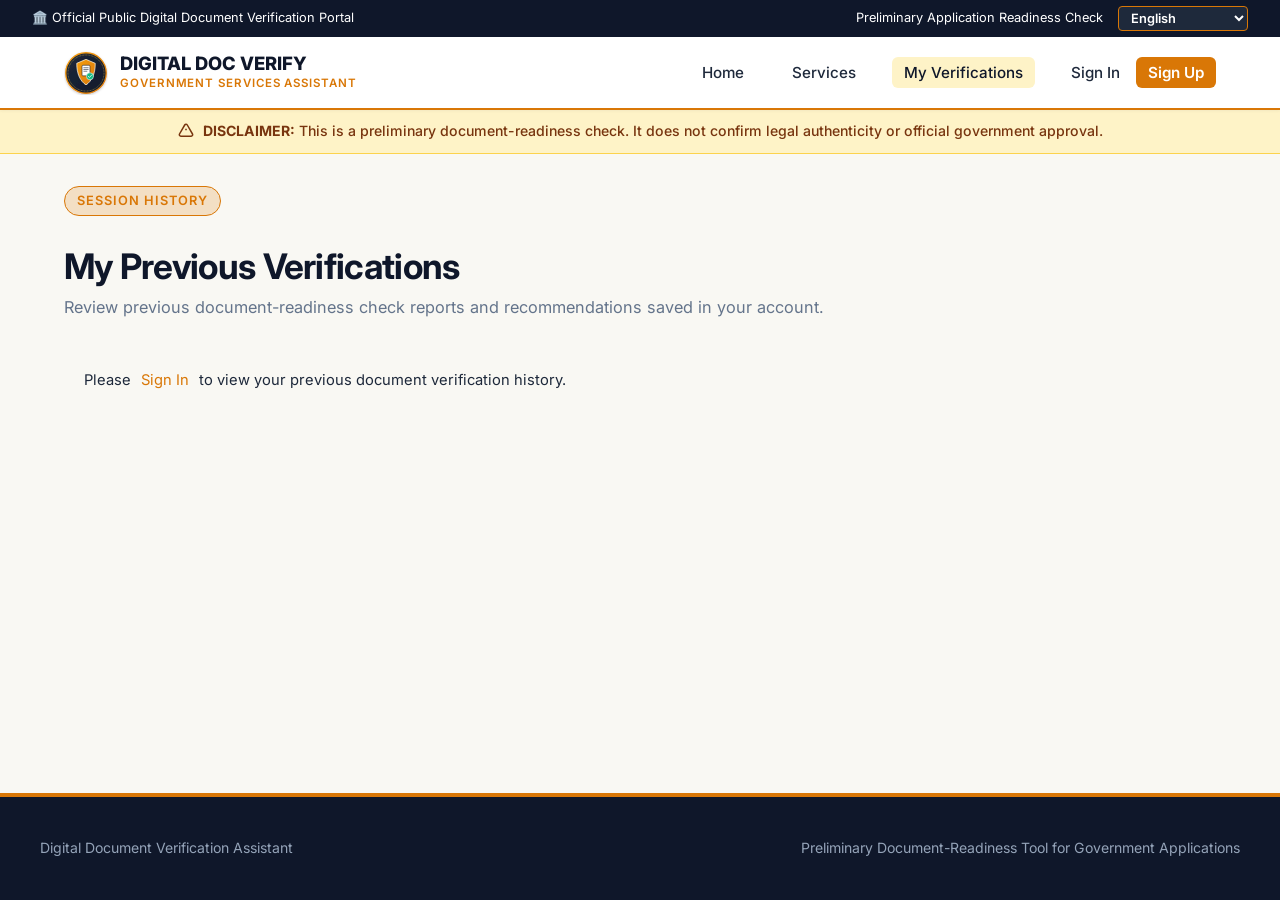
<file: frontend/my-verifications.html>
<!DOCTYPE html>
<html lang="en">
<head>
  <meta charset="UTF-8">
  <meta name="viewport" content="width=device-width, initial-scale=1.0">
  <title>My Verifications - Digital Document Verification</title>
  <link rel="stylesheet" href="css/style.css">
  <link href="https://fonts.googleapis.com/css2?family=Inter:wght@400;500;600;700;800&family=Noto+Sans+Telugu:wght@400;600;700&display=swap" rel="stylesheet">
  <script src="js/i18n.js"></script>
</head>
<body>

  <!-- Top Bar -->
  <div class="gov-top-bar">
    <span data-i18n="portal_title">🏛️ Official Public Digital Document Verification Portal</span>
    <div style="display: flex; align-items: center; gap: 15px;">
      <span data-i18n="sub_portal">Preliminary Application Readiness Check</span>
      <select id="lang-select" class="lang-select" onchange="setLanguage(this.value)">
        <option value="en">English</option>
        <option value="te">తెలుగు (Telugu)</option>
      </select>
    </div>
  </div>

  <!-- Header -->
  <header class="gov-header">
    <div class="nav-container">
      <a href="index.html" class="brand-logo">
        <img src="images/logo.svg" alt="Official Seal Logo" class="gov-seal-logo">
        <div class="brand-title">
          <span class="main-name" data-i18n="brand_main">DIGITAL DOC VERIFY</span>
          <span class="sub-name" data-i18n="brand_sub">Government Services Assistant</span>
        </div>
      </a>
      <ul class="nav-links">
        <li><a href="dashboard.html" data-i18n="nav_home">Home</a></li>
        <li><a href="services.html" data-i18n="nav_services">Services</a></li>
        <li><a href="my-verifications.html" class="active" data-i18n="nav_my_verifications">My Verifications</a></li>
        <li id="nav-auth-container"></li>
      </ul>
    </div>
  </header>

  <!-- Disclaimer Banner -->
  <div class="disclaimer-banner">
    <svg width="18" height="18" viewBox="0 0 24 24" fill="none" stroke="currentColor" stroke-width="2"><path d="M12 9v2m0 4h.01m-6.938 4h13.856c1.54 0 2.502-1.667 1.732-3L13.732 4c-.77-1.333-2.694-1.333-3.464 0L3.34 16c-.77 1.333.192 3 1.732 3z"/></svg>
    <span><strong data-i18n="disclaimer_label">DISCLAIMER:</strong> <span data-i18n="disclaimer_text">This is a preliminary document-readiness check. It does not confirm legal authenticity or official government approval.</span></span>
  </div>

  <main class="main-container">
    <div style="margin-bottom: 2rem;">
      <span class="hero-badge" data-i18n="history_badge">Session History</span>
      <h1 style="font-size: 2.2rem; margin-top: 6px;" data-i18n="history_title">My Previous Verifications</h1>
      <p style="color: var(--text-muted); font-size: 1.02rem;" data-i18n="history_sub">
        Review previous document-readiness check reports and recommendations saved in your account.
      </p>
    </div>

    <!-- History Container populated by history.js -->
    <div id="history-container">
      <!-- Session table rendered here -->
    </div>
  </main>

  <footer class="gov-footer">
    <div class="footer-container">
      <div data-i18n="footer_title">Digital Document Verification Assistant</div>
      <div data-i18n="footer_sub">Preliminary Verification Portal</div>
    </div>
  </footer>

  <script src="js/config.js"></script>
  <script src="js/auth.js"></script>
  <script src="js/history.js"></script>
</body>
</html>
</file>
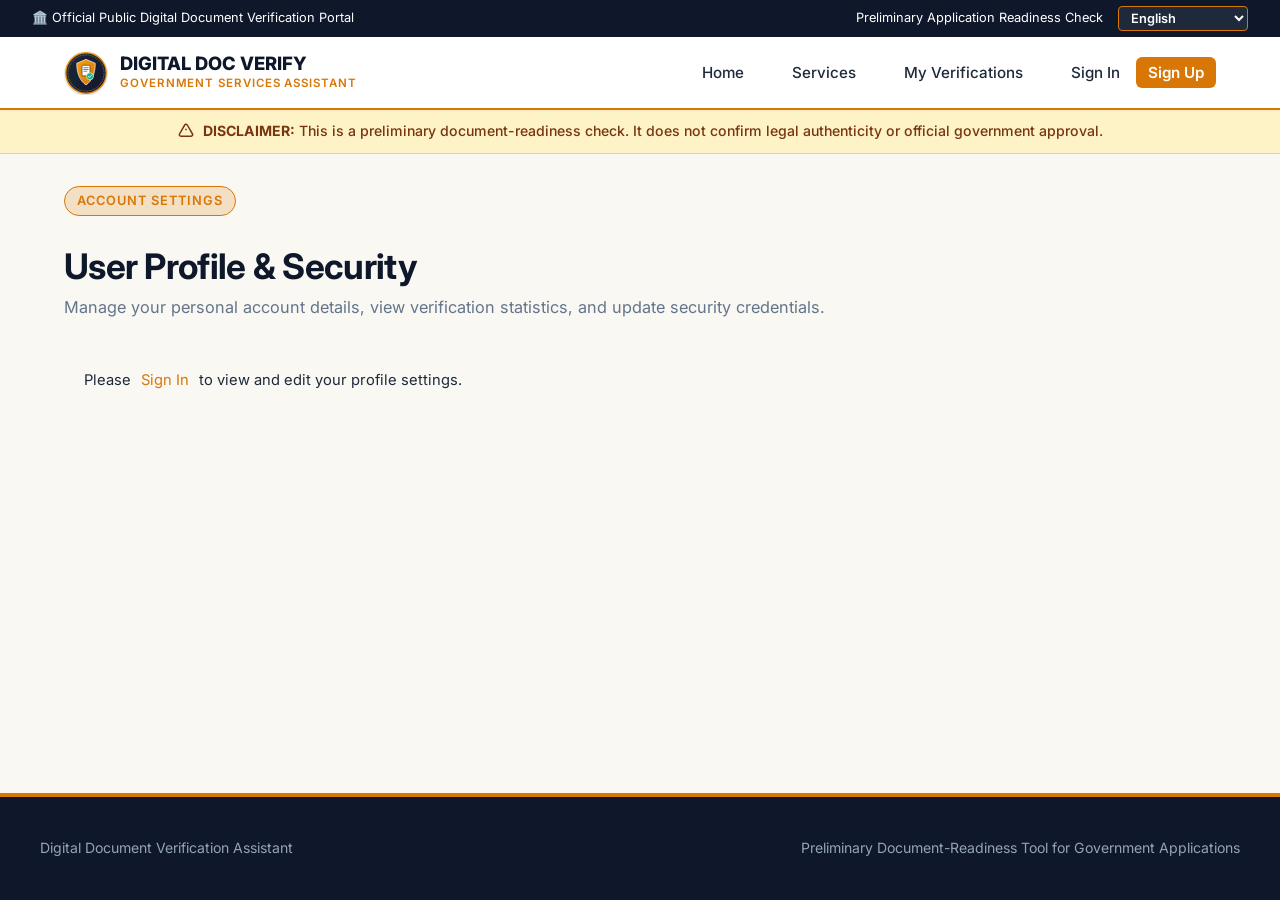
<file: frontend/profile.html>
<!DOCTYPE html>
<html lang="en">
<head>
  <meta charset="UTF-8">
  <meta name="viewport" content="width=device-width, initial-scale=1.0">
  <title>User Profile - Digital Document Verification</title>
  <link rel="stylesheet" href="css/style.css">
  <link href="https://fonts.googleapis.com/css2?family=Inter:wght@400;500;600;700;800&family=Noto+Sans+Telugu:wght@400;600;700&display=swap" rel="stylesheet">
  <script src="js/i18n.js"></script>
</head>
<body>

  <!-- Top Bar -->
  <div class="gov-top-bar">
    <span data-i18n="portal_title">🏛️ Official Public Digital Document Verification Portal</span>
    <div style="display: flex; align-items: center; gap: 15px;">
      <span data-i18n="sub_portal">User Profile & Account Settings</span>
      <select id="lang-select" class="lang-select" onchange="setLanguage(this.value)">
        <option value="en">English</option>
        <option value="te">తెలుగు (Telugu)</option>
      </select>
    </div>
  </div>

  <!-- Header -->
  <header class="gov-header">
    <div class="nav-container">
      <a href="index.html" class="brand-logo">
        <img src="images/logo.svg" alt="Official Seal Logo" class="gov-seal-logo">
        <div class="brand-title">
          <span class="main-name" data-i18n="brand_main">DIGITAL DOC VERIFY</span>
          <span class="sub-name" data-i18n="brand_sub">Government Services Assistant</span>
        </div>
      </a>
      <ul class="nav-links">
        <li><a href="dashboard.html" data-i18n="nav_home">Home</a></li>
        <li><a href="services.html" data-i18n="nav_services">Services</a></li>
        <li><a href="my-verifications.html" data-i18n="nav_my_verifications">My Verifications</a></li>
        <li id="nav-auth-container"></li>
      </ul>
    </div>
  </header>

  <!-- Disclaimer Banner -->
  <div class="disclaimer-banner">
    <svg width="18" height="18" viewBox="0 0 24 24" fill="none" stroke="currentColor" stroke-width="2"><path d="M12 9v2m0 4h.01m-6.938 4h13.856c1.54 0 2.502-1.667 1.732-3L13.732 4c-.77-1.333-2.694-1.333-3.464 0L3.34 16c-.77 1.333.192 3 1.732 3z"/></svg>
    <span><strong data-i18n="disclaimer_label">DISCLAIMER:</strong> <span data-i18n="disclaimer_text">This is a preliminary document-readiness check. It does not confirm legal authenticity or official government approval.</span></span>
  </div>

  <main class="main-container">
    <div style="margin-bottom: 2rem;">
      <span class="hero-badge">Account Settings</span>
      <h1 style="font-size: 2.2rem; margin-top: 6px;">User Profile & Security</h1>
      <p style="color: var(--text-muted); font-size: 1.02rem;">
        Manage your personal account details, view verification statistics, and update security credentials.
      </p>
    </div>

    <div id="profile-container">
      <div style="text-align: center; padding: 3rem;">Loading profile details...</div>
    </div>
  </main>

  <footer class="gov-footer">
    <div class="footer-container">
      <div data-i18n="footer_title">Digital Document Verification Assistant</div>
      <div data-i18n="footer_sub">User Account Management</div>
    </div>
  </footer>

  <script src="js/config.js"></script>
  <script src="js/auth.js"></script>
  <script src="js/profile.js"></script>
</body>
</html>
</file>
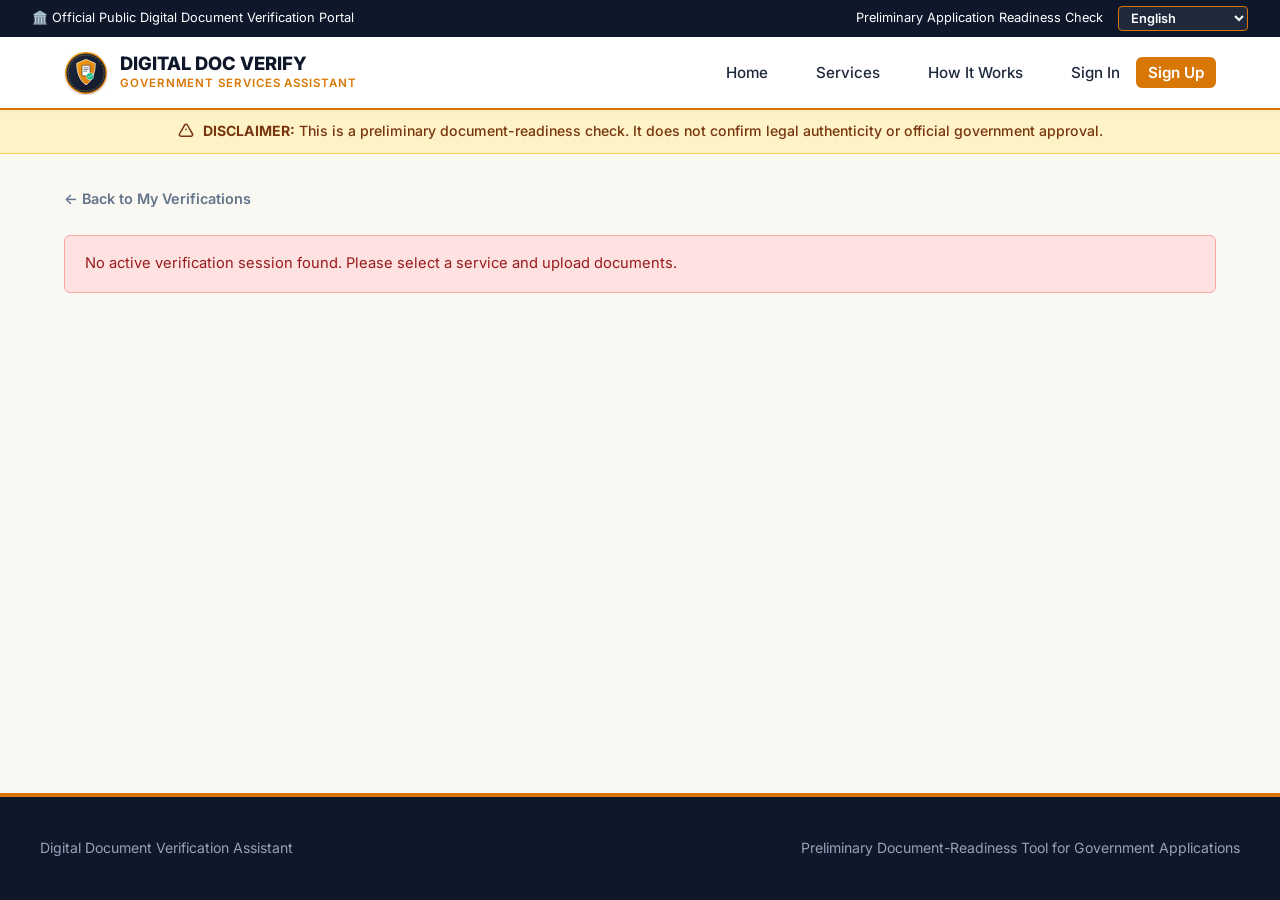
<file: frontend/report.html>
<!DOCTYPE html>
<html lang="en">
<head>
  <meta charset="UTF-8">
  <meta name="viewport" content="width=device-width, initial-scale=1.0">
  <title>Verification Report - Digital Document Verification</title>
  <link rel="stylesheet" href="css/style.css">
  <link href="https://fonts.googleapis.com/css2?family=Inter:wght@400;500;600;700;800&family=Noto+Sans+Telugu:wght@400;600;700&display=swap" rel="stylesheet">
  <script src="js/i18n.js"></script>
</head>
<body>

  <!-- Top Bar -->
  <div class="gov-top-bar">
    <span data-i18n="portal_title">🏛️ Official Public Digital Document Verification Portal</span>
    <div style="display: flex; align-items: center; gap: 15px;">
      <span data-i18n="sub_portal">Preliminary Application Readiness Check</span>
      <select id="lang-select" class="lang-select" onchange="setLanguage(this.value)">
        <option value="en">English</option>
        <option value="te">తెలుగు (Telugu)</option>
      </select>
    </div>
  </div>

  <!-- Header -->
  <header class="gov-header">
    <div class="nav-container">
      <a href="index.html" class="brand-logo">
        <img src="images/logo.svg" alt="Official Seal Logo" class="gov-seal-logo">
        <div class="brand-title">
          <span class="main-name" data-i18n="brand_main">DIGITAL DOC VERIFY</span>
          <span class="sub-name" data-i18n="brand_sub">Government Services Assistant</span>
        </div>
      </a>
      <ul class="nav-links">
        <li><a href="index.html" data-i18n="nav_home">Home</a></li>
        <li><a href="services.html" data-i18n="nav_services">Services</a></li>
        <li><a href="how-it-works.html" data-i18n="nav_how_it_works">How It Works</a></li>
        <li id="nav-auth-container"></li>
      </ul>
    </div>
  </header>

  <!-- Disclaimer Banner -->
  <div class="disclaimer-banner">
    <svg width="18" height="18" viewBox="0 0 24 24" fill="none" stroke="currentColor" stroke-width="2"><path d="M12 9v2m0 4h.01m-6.938 4h13.856c1.54 0 2.502-1.667 1.732-3L13.732 4c-.77-1.333-2.694-1.333-3.464 0L3.34 16c-.77 1.333.192 3 1.732 3z"/></svg>
    <span><strong data-i18n="disclaimer_label">DISCLAIMER:</strong> <span data-i18n="disclaimer_text">This is a preliminary document-readiness check. It does not confirm legal authenticity or official government approval.</span></span>
  </div>

  <main class="main-container">
    <div style="margin-bottom: 1.5rem;">
      <a href="my-verifications.html" style="font-size: 0.9rem; color: var(--text-muted); font-weight: 600;">&larr; Back to My Verifications</a>
    </div>

    <!-- Results Container loaded by verification.js with view_only=true -->
    <div id="results-container"></div>
  </main>

  <footer class="gov-footer">
    <div class="footer-container">
      <div data-i18n="footer_title">Digital Document Verification Assistant</div>
      <div data-i18n="footer_sub">Preliminary Application Readiness Check</div>
    </div>
  </footer>

  <script src="js/config.js"></script>
  <script src="js/auth.js"></script>
  <script src="js/verification.js"></script>
</body>
</html>
</file>
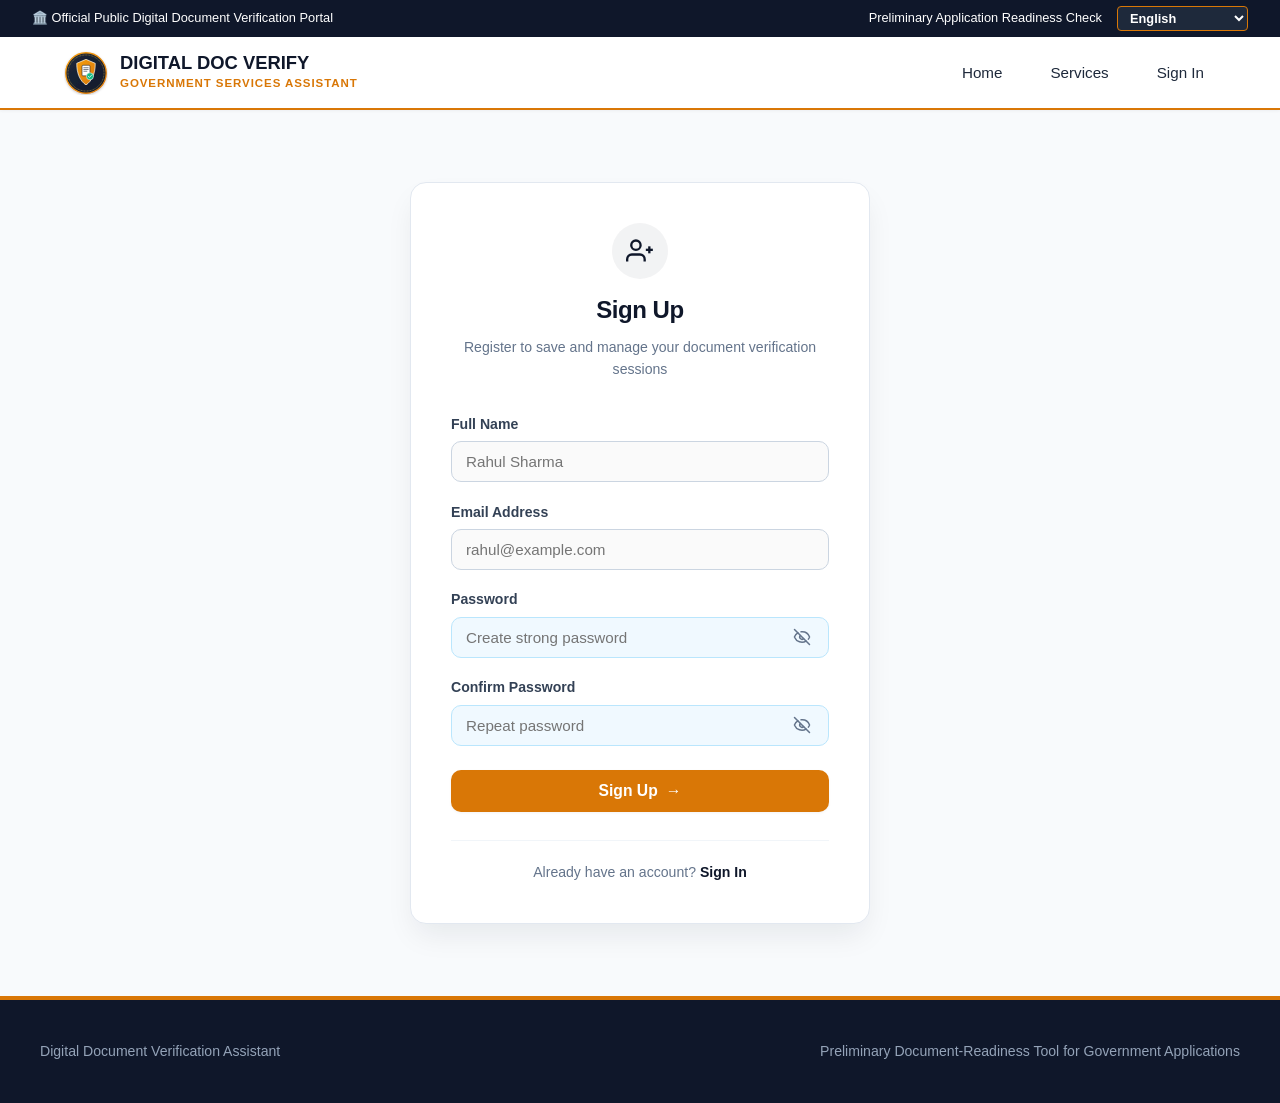
<file: frontend/signup.html>
<!DOCTYPE html>
<html lang="en">
<head>
  <meta charset="UTF-8">
  <meta name="viewport" content="width=device-width, initial-scale=1.0">
  <title>Create Account - Digital Document Verification</title>
  <link rel="stylesheet" href="css/style.css">
  <script src="js/i18n.js"></script>
</head>
<body style="background-color: #F8FAFC; min-height: 100vh; display: flex; flex-direction: column;">

  <!-- Top Bar -->
  <div class="gov-top-bar">
    <span data-i18n="portal_title">🏛️ Official Public Digital Document Verification Portal</span>
    <div style="display: flex; align-items: center; gap: 15px;">
      <span data-i18n="sub_portal">Preliminary Application Readiness Check</span>
      <select id="lang-select" class="lang-select" onchange="setLanguage(this.value)">
        <option value="en">English</option>
        <option value="te">తెలుగు (Telugu)</option>
      </select>
    </div>
  </div>

  <!-- Header -->
  <header class="gov-header">
    <div class="nav-container">
      <a href="index.html" class="brand-logo">
        <img src="images/logo.svg" alt="Official Seal Logo" class="gov-seal-logo">
        <div class="brand-title">
          <span class="main-name" data-i18n="brand_main">DIGITAL DOC VERIFY</span>
          <span class="sub-name" data-i18n="brand_sub">Government Services Assistant</span>
        </div>
      </a>
      <ul class="nav-links">
        <li><a href="index.html" data-i18n="nav_home">Home</a></li>
        <li><a href="services.html" data-i18n="nav_services">Services</a></li>
        <li><a href="login.html" data-i18n="nav_signin">Sign In</a></li>
      </ul>
    </div>
  </header>

  <!-- Main Container -->
  <main class="main-container" style="flex: 1; display: flex; align-items: center; justify-content: center; padding: 2.5rem 1rem;">
    <div class="auth-card" style="background: #FFFFFF; border: 1px solid #E2E8F0; border-radius: 16px; width: 100%; max-width: 460px; padding: 2.5rem; box-shadow: 0 15px 30px -5px rgba(15, 23, 42, 0.08);">
      
      <div style="text-align: center; margin-bottom: 2rem;">
        <div style="width: 56px; height: 56px; background: rgba(15, 23, 42, 0.05); border-radius: 50%; display: inline-flex; align-items: center; justify-content: center; margin-bottom: 0.75rem;">
          <svg width="28" height="28" viewBox="0 0 24 24" fill="none" stroke="var(--primary)" stroke-width="2"><path d="M16 21v-2a4 4 0 0 0-4-4H5a4 4 0 0 0-4 4v2"/><circle cx="8.5" cy="7" r="4"/><line x1="20" y1="8" x2="20" y2="14"/><line x1="17" y1="11" x2="23" y2="11"/></svg>
        </div>
        <h2 style="font-size: 1.5rem; font-weight: 700; color: #0F172A; margin: 0;" data-i18n="nav_signup">Create an Account</h2>
        <p style="color: #64748B; font-size: 0.88rem; margin-top: 6px;">
          Register to save and manage your document verification sessions
        </p>
      </div>

      <div id="signup-alert" style="display: none;"></div>

      <form id="signup-form">
        <div class="form-group" style="margin-bottom: 1.15rem;">
          <label class="form-label" for="name" style="font-weight: 600; color: #334155; font-size: 0.88rem; margin-bottom: 6px; display: block;" data-i18n="lbl_name">Full Name</label>
          <input type="text" id="name" class="form-input" placeholder="Rahul Sharma" style="width: 100%; padding: 11px 14px; border: 1px solid #CBD5E1; border-radius: 10px; font-size: 0.95rem; outline: none; transition: all 0.2s;" required>
        </div>

        <div class="form-group" style="margin-bottom: 1.15rem;">
          <label class="form-label" for="email" style="font-weight: 600; color: #334155; font-size: 0.88rem; margin-bottom: 6px; display: block;" data-i18n="lbl_email">Email Address</label>
          <input type="email" id="email" class="form-input" placeholder="rahul@example.com" style="width: 100%; padding: 11px 14px; border: 1px solid #CBD5E1; border-radius: 10px; font-size: 0.95rem; outline: none; transition: all 0.2s;" required>
        </div>

        <div class="form-group" style="margin-bottom: 1.15rem;">
          <label class="form-label" for="password" style="font-weight: 600; color: #334155; font-size: 0.88rem; margin-bottom: 6px; display: block;" data-i18n="lbl_password">Password</label>
          <div class="password-wrapper">
            <input type="password" id="password" class="form-input password-input-styled" placeholder="Create strong password" style="width: 100%; padding: 11px 44px 11px 14px; border: 1px solid #BAE6FD; background-color: #F0F9FF; border-radius: 10px; font-size: 0.95rem; outline: none; transition: all 0.2s;" required>
            <button type="button" class="password-toggle-btn" title="Show password" aria-label="Show password" onclick="togglePasswordVisibility('password', this)">
              <svg xmlns="http://www.w3.org/2000/svg" width="18" height="18" viewBox="0 0 24 24" fill="none" stroke="currentColor" stroke-width="2" stroke-linecap="round" stroke-linejoin="round" class="lucide-icon lucide-eye-off"><path d="M10.733 5.076a10.744 10.744 0 0 1 11.205 6.575 1 1 0 0 1 0 .696 10.747 10.747 0 0 1-1.444 2.49"/><path d="M14.084 14.158a3 3 0 0 1-4.242-4.242"/><path d="M17.479 17.499a10.75 10.75 0 0 1-15.417-5.151 1 1 0 0 1 0-.696 10.75 10.75 0 0 1 4.446-5.143"/><path d="m2 2 20 20"/></svg>
            </button>
          </div>

          <!-- Real-Time Password Strength Meter & Checklist Container -->
          <div id="password-strength-container" style="margin-top: 10px; background: #F8FAFC; border: 1px solid #E2E8F0; border-radius: 10px; padding: 12px 14px; display: none;">
            <!-- Strength Bar & Status Message -->
            <div style="display: flex; justify-content: space-between; align-items: center; margin-bottom: 6px;">
              <span id="password-strength-title" style="font-size: 0.82rem; font-weight: 700; color: #475569;">Password Strength</span>
              <span id="password-strength-badge" style="font-size: 0.78rem; font-weight: 700; padding: 2px 8px; border-radius: 6px; background: #FEE2E2; color: #DC2626;">Weak Password</span>
            </div>
            
            <div style="height: 6px; width: 100%; background: #E2E8F0; border-radius: 3px; overflow: hidden; margin-bottom: 8px;">
              <div id="password-strength-bar" style="height: 100%; width: 20%; background: #DC2626; border-radius: 3px; transition: width 0.25s ease, background-color 0.25s ease;"></div>
            </div>

            <div id="password-strength-message" style="font-size: 0.82rem; font-weight: 600; color: #DC2626; margin-bottom: 10px;">
              Weak Password – Password does not meet the requirements.
            </div>

            <!-- Real-Time Requirements Checklist -->
            <div style="font-size: 0.8rem; font-weight: 700; color: #334155; margin-bottom: 6px; border-top: 1px solid #EDF2F7; padding-top: 8px;">
              Password Requirements:
            </div>
            <ul id="password-criteria-list" style="list-style: none; padding: 0; margin: 0; font-size: 0.82rem; display: flex; flex-direction: column; gap: 5px;">
              <li id="rule-length" class="criteria-item unfulfilled" style="display: flex; align-items: center; gap: 8px; color: #64748B;">
                <span class="criteria-icon" style="font-weight: 700; font-size: 0.95rem; color: #94A3B8;">✗</span>
                <span class="criteria-label">At least 8 characters</span>
              </li>
              <li id="rule-uppercase" class="criteria-item unfulfilled" style="display: flex; align-items: center; gap: 8px; color: #64748B;">
                <span class="criteria-icon" style="font-weight: 700; font-size: 0.95rem; color: #94A3B8;">✗</span>
                <span class="criteria-label">One uppercase letter (A–Z)</span>
              </li>
              <li id="rule-lowercase" class="criteria-item unfulfilled" style="display: flex; align-items: center; gap: 8px; color: #64748B;">
                <span class="criteria-icon" style="font-weight: 700; font-size: 0.95rem; color: #94A3B8;">✗</span>
                <span class="criteria-label">One lowercase letter (a–z)</span>
              </li>
              <li id="rule-number" class="criteria-item unfulfilled" style="display: flex; align-items: center; gap: 8px; color: #64748B;">
                <span class="criteria-icon" style="font-weight: 700; font-size: 0.95rem; color: #94A3B8;">✗</span>
                <span class="criteria-label">One number (0–9)</span>
              </li>
              <li id="rule-special" class="criteria-item unfulfilled" style="display: flex; align-items: center; gap: 8px; color: #64748B;">
                <span class="criteria-icon" style="font-weight: 700; font-size: 0.95rem; color: #94A3B8;">✗</span>
                <span class="criteria-label">One special character (@, #, $, %, &, !, etc.)</span>
              </li>
            </ul>
          </div>
        </div>

        <div class="form-group" style="margin-bottom: 1.5rem;">
          <label class="form-label" for="confirm_password" style="font-weight: 600; color: #334155; font-size: 0.88rem; margin-bottom: 6px; display: block;" data-i18n="lbl_confirm_password">Confirm Password</label>
          <div class="password-wrapper">
            <input type="password" id="confirm_password" class="form-input password-input-styled" placeholder="Repeat password" style="width: 100%; padding: 11px 44px 11px 14px; border: 1px solid #BAE6FD; background-color: #F0F9FF; border-radius: 10px; font-size: 0.95rem; outline: none; transition: all 0.2s;" required>
            <button type="button" class="password-toggle-btn" title="Show password" aria-label="Show password" onclick="togglePasswordVisibility('confirm_password', this)">
              <svg xmlns="http://www.w3.org/2000/svg" width="18" height="18" viewBox="0 0 24 24" fill="none" stroke="currentColor" stroke-width="2" stroke-linecap="round" stroke-linejoin="round" class="lucide-icon lucide-eye-off"><path d="M10.733 5.076a10.744 10.744 0 0 1 11.205 6.575 1 1 0 0 1 0 .696 10.747 10.747 0 0 1-1.444 2.49"/><path d="M14.084 14.158a3 3 0 0 1-4.242-4.242"/><path d="M17.479 17.499a10.75 10.75 0 0 1-15.417-5.151 1 1 0 0 1 0-.696 10.75 10.75 0 0 1 4.446-5.143"/><path d="m2 2 20 20"/></svg>
            </button>
          </div>
          <div id="confirm-password-match-msg" style="display: none; font-size: 0.82rem; margin-top: 6px; font-weight: 600;"></div>
        </div>

        <button type="submit" class="btn-primary" id="signup-submit-btn" style="width: 100%; justify-content: center; padding: 12px; font-size: 0.98rem; font-weight: 700; border-radius: 10px;">
          <span data-i18n="nav_signup">Create Account</span> &rarr;
        </button>
      </form>

      <div style="text-align: center; margin-top: 1.75rem; padding-top: 1.25rem; border-top: 1px solid #F1F5F9; font-size: 0.88rem; color: #64748B;">
        <span data-i18n="already_account">Already have an account?</span> <a href="login.html" style="font-weight: 700; color: var(--primary); text-decoration: none;" data-i18n="nav_signin">Sign In</a>
      </div>
    </div>
  </main>

  <footer class="gov-footer">
    <div class="footer-container">
      <div data-i18n="footer_title">Digital Document Verification for Government Services</div>
      <div data-i18n="footer_sub">Preliminary Verification Assistant</div>
    </div>
  </footer>

  <script src="js/config.js"></script>
  <script src="js/auth.js"></script>
</body>
</html>
</file>
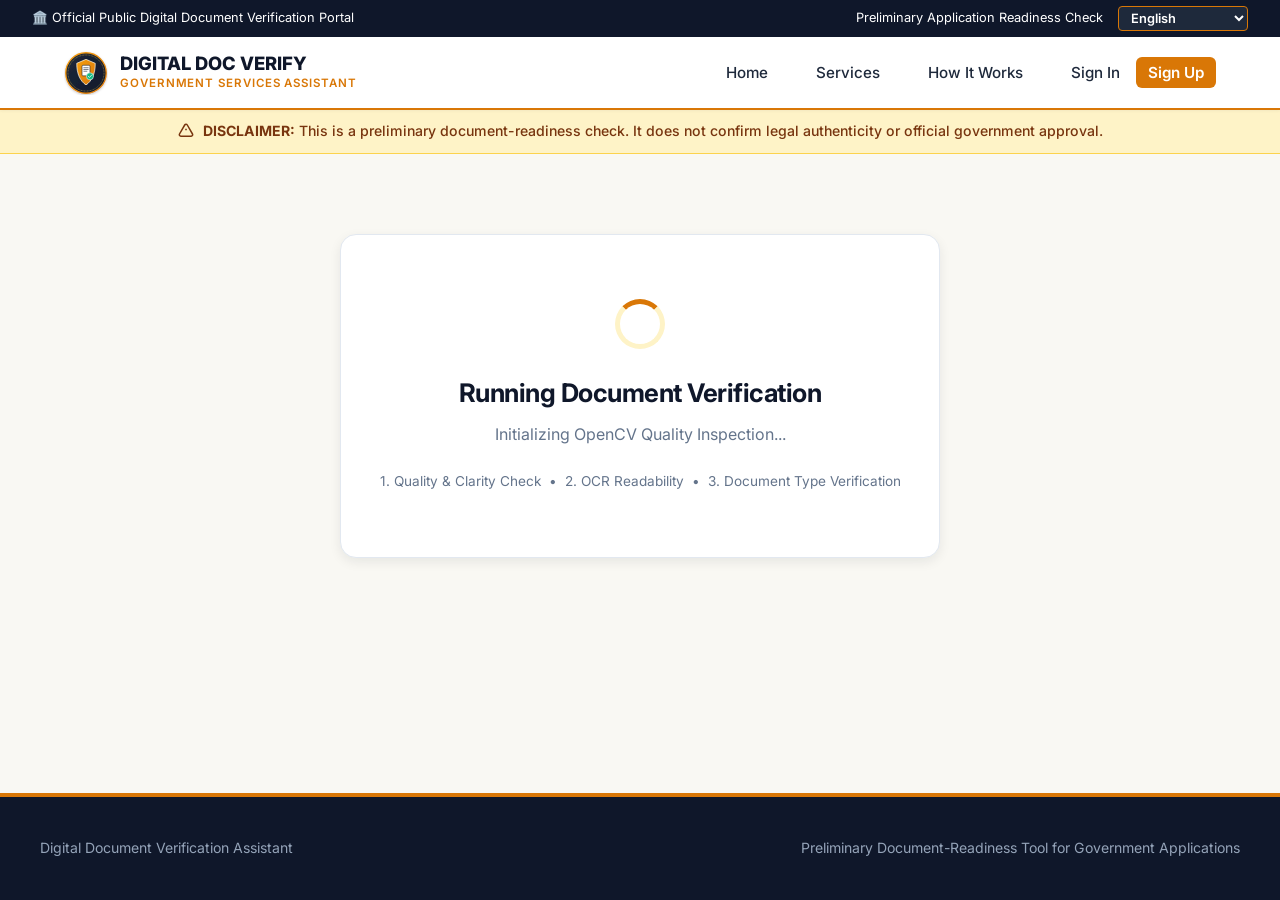
<file: frontend/verification.html>
<!DOCTYPE html>
<html lang="en">
<head>
  <meta charset="UTF-8">
  <meta name="viewport" content="width=device-width, initial-scale=1.0">
  <title>Verifying Documents - Digital Document Verification</title>
  <link rel="stylesheet" href="css/style.css">
  <link href="https://fonts.googleapis.com/css2?family=Inter:wght@400;500;600;700;800&family=Noto+Sans+Telugu:wght@400;600;700&display=swap" rel="stylesheet">
  <script src="js/i18n.js"></script>
  <style>
    .spinner {
      width: 50px;
      height: 50px;
      border: 5px solid var(--accent-saffron-light);
      border-top: 5px solid var(--accent-saffron);
      border-radius: 50%;
      animation: spin 1s linear infinite;
      margin: 0 auto 1.5rem;
    }
    @keyframes spin {
      0% { transform: rotate(0deg); }
      100% { transform: rotate(360deg); }
    }
  </style>
</head>
<body>

  <!-- Top Bar -->
  <div class="gov-top-bar">
    <span data-i18n="portal_title">🏛️ Official Public Digital Document Verification Portal</span>
    <div style="display: flex; align-items: center; gap: 15px;">
      <span data-i18n="sub_portal">Preliminary Application Readiness Check</span>
      <select id="lang-select" class="lang-select" onchange="setLanguage(this.value)">
        <option value="en">English</option>
        <option value="te">తెలుగు (Telugu)</option>
      </select>
    </div>
  </div>

  <!-- Header -->
  <header class="gov-header">
    <div class="nav-container">
      <a href="index.html" class="brand-logo">
        <img src="images/logo.svg" alt="Official Seal Logo" class="gov-seal-logo">
        <div class="brand-title">
          <span class="main-name" data-i18n="brand_main">DIGITAL DOC VERIFY</span>
          <span class="sub-name" data-i18n="brand_sub">Government Services Assistant</span>
        </div>
      </a>
      <ul class="nav-links">
        <li><a href="index.html" data-i18n="nav_home">Home</a></li>
        <li><a href="services.html" data-i18n="nav_services">Services</a></li>
        <li><a href="how-it-works.html" data-i18n="nav_how_it_works">How It Works</a></li>
        <li id="nav-auth-container"></li>
      </ul>
    </div>
  </header>

  <!-- Disclaimer Banner -->
  <div class="disclaimer-banner">
    <svg width="18" height="18" viewBox="0 0 24 24" fill="none" stroke="currentColor" stroke-width="2"><path d="M12 9v2m0 4h.01m-6.938 4h13.856c1.54 0 2.502-1.667 1.732-3L13.732 4c-.77-1.333-2.694-1.333-3.464 0L3.34 16c-.77 1.333.192 3 1.732 3z"/></svg>
    <span><strong data-i18n="disclaimer_label">DISCLAIMER:</strong> <span data-i18n="disclaimer_text">This is a preliminary document-readiness check. It does not confirm legal authenticity or official government approval.</span></span>
  </div>

  <main class="main-container">
    <!-- Live Pipeline Progress Animation Box -->
    <div id="pipeline-progress-box" style="background: var(--bg-card); border: 1px solid var(--border-color); border-radius: var(--border-radius-lg); padding: 4rem 2rem; text-align: center; max-width: 600px; margin: 3rem auto; box-shadow: var(--shadow-md);">
      <div class="spinner"></div>
      <h2 style="font-size: 1.6rem; margin-bottom: 0.5rem;" data-i18n="verifying_heading">Running Document Verification</h2>
      <p id="pipeline-status-text" style="color: var(--text-muted); font-size: 1rem; margin-bottom: 1.5rem;" data-i18n="verifying_sub">
        Initializing OpenCV Quality Inspection...
      </p>

      <div style="display: flex; justify-content: center; gap: 8px; font-size: 0.85rem; color: var(--text-muted);">
        <span data-i18n="verifying_step1">1. Quality & Clarity Check</span> &bull; 
        <span data-i18n="verifying_step2">2. OCR Readability</span> &bull; 
        <span data-i18n="verifying_step3">3. Document Type Verification</span>
      </div>
    </div>

    <!-- Results Container rendered by verification.js -->
    <div id="results-container" style="display: none;"></div>
  </main>

  <footer class="gov-footer">
    <div class="footer-container">
      <div data-i18n="footer_title">Digital Document Verification Assistant</div>
      <div data-i18n="footer_sub">Preliminary Verification Report</div>
    </div>
  </footer>

  <script src="js/config.js"></script>
  <script src="js/auth.js"></script>
  <script src="js/verification.js"></script>
</body>
</html>
</file>
<file: frontend/css/style.css>
/* ==========================================================================
   Digital Document Verification - Government Services Portal Design System
   ========================================================================== */

:root {
  --bg-primary: #F9F8F3;        /* Warm light cream / ivory background */
  --bg-card: #FFFFFF;           /* Crisp white container cards */
  --bg-card-hover: #FCFBF7;

  --text-main: #1E293B;         /* Slate body text */
  --text-heading: #0F172A;      /* Dark navy headings */
  --text-muted: #64748B;        /* Muted subtitle gray */

  --primary: #0F172A;           /* Deep navy primary brand */
  --primary-light: #1E293B;

  --accent-saffron: #D97706;    /* Subtle Indian Govt Saffron / Amber accent */
  --accent-saffron-light: #FEF3C7;
  --accent-saffron-border: #FCD34D;

  --success: #15803D;           /* Ready state green */
  --success-bg: #DCFCE7;
  --success-border: #86EFAC;

  --warning: #B45309;           /* Needs attention amber */
  --warning-bg: #FEF3C7;
  --warning-border: #FDE68A;

  --danger: #B91C1C;            /* Invalid red */
  --danger-bg: #FEE2E2;
  --danger-border: #FCA5A5;

  --missing: #475569;           /* Missing grey */
  --missing-bg: #F1F5F9;
  --missing-border: #CBD5E1;

  --border-color: #E2E8F0;
  --border-radius-sm: 6px;
  --border-radius: 12px;
  --border-radius-lg: 16px;

  --shadow-sm: 0 1px 3px rgba(15, 23, 42, 0.05);
  --shadow-md: 0 4px 12px rgba(15, 23, 42, 0.08);
  --shadow-lg: 0 10px 25px rgba(15, 23, 42, 0.12);

  --font-family: 'Inter', 'Noto Sans Telugu', -apple-system, BlinkMacSystemFont, "Segoe UI", Roboto, sans-serif;
  --transition: all 0.25s cubic-bezier(0.4, 0, 0.2, 1);
}

* {
  margin: 0;
  padding: 0;
  box-sizing: border-box;
}

body {
  font-family: var(--font-family);
  background-color: var(--bg-primary);
  color: var(--text-main);
  line-height: 1.6;
  min-height: 100vh;
  display: flex;
  flex-direction: column;
}

/* Typography */
h1, h2, h3, h4, h5, h6 {
  color: var(--text-heading);
  font-weight: 700;
  letter-spacing: -0.02em;
  font-family: var(--font-family);
}

a {
  color: var(--accent-saffron);
  text-decoration: none;
  transition: var(--transition);
}

a:hover {
  color: #B45309;
}

/* ==========================================================================
   Header & Navigation Bar
   ========================================================================== */
.gov-header {
  background-color: #FFFFFF;
  border-bottom: 2px solid var(--accent-saffron);
  box-shadow: var(--shadow-sm);
  position: sticky;
  top: 0;
  z-index: 1000;
}

.gov-top-bar {
  background-color: var(--primary);
  color: #FFFFFF;
  font-size: 0.8rem;
  padding: 6px 2rem;
  display: flex;
  justify-content: space-between;
  align-items: center;
}

.lang-select {
  background-color: var(--primary-light);
  color: #FFFFFF;
  border: 1px solid var(--accent-saffron);
  padding: 3px 8px;
  border-radius: 4px;
  font-size: 0.8rem;
  font-weight: 600;
  cursor: pointer;
  outline: none;
  font-family: var(--font-family);
}

.lang-select option {
  background-color: #0F172A;
  color: #FFFFFF;
}

.nav-container {
  max-width: 1200px;
  margin: 0 auto;
  padding: 0.85rem 1.5rem;
  display: flex;
  justify-content: space-between;
  align-items: center;
}

.brand-logo {
  display: flex;
  align-items: center;
  gap: 12px;
  text-decoration: none;
}

.gov-seal-logo {
  width: 44px;
  height: 44px;
  flex-shrink: 0;
}

.emblem-icon {
  width: 42px;
  height: 42px;
  background: linear-gradient(135deg, var(--primary) 0%, #1E293B 100%);
  border-radius: 8px;
  display: flex;
  align-items: center;
  justify-content: center;
  color: var(--accent-saffron);
  font-size: 1.4rem;
  box-shadow: var(--shadow-sm);
}

.brand-title {
  display: flex;
  flex-direction: column;
}

.brand-title .main-name {
  font-size: 1.15rem;
  font-weight: 800;
  color: var(--primary);
  line-height: 1.2;
}

.brand-title .sub-name {
  font-size: 0.72rem;
  text-transform: uppercase;
  letter-spacing: 0.08em;
  color: var(--accent-saffron);
  font-weight: 600;
}

.nav-links {
  display: flex;
  align-items: center;
  gap: 1.5rem;
  list-style: none;
}

.nav-links a {
  color: var(--text-main);
  font-size: 0.95rem;
  font-weight: 500;
  padding: 6px 12px;
  border-radius: var(--border-radius-sm);
}

.nav-links a:hover, .nav-links a.active {
  color: var(--primary);
  background-color: var(--accent-saffron-light);
}

.btn-nav-accent {
  background-color: var(--accent-saffron);
  color: #FFFFFF !important;
  border-radius: var(--border-radius-sm);
  font-weight: 600 !important;
}

.btn-nav-accent:hover {
  background-color: #B45309;
}

/* ==========================================================================
   Mandatory Disclaimer Banner
   ========================================================================== */
.disclaimer-banner {
  background-color: var(--accent-saffron-light);
  border-bottom: 1px solid var(--accent-saffron-border);
  padding: 10px 1.5rem;
  font-size: 0.88rem;
  color: #78350F;
  text-align: center;
  display: flex;
  align-items: center;
  justify-content: center;
  gap: 8px;
  font-weight: 500;
}

.disclaimer-banner svg {
  flex-shrink: 0;
}

/* ==========================================================================
   Main Layout Container
   ========================================================================== */
.main-container {
  max-width: 1200px;
  width: 100%;
  margin: 2rem auto;
  padding: 0 1.5rem;
  flex: 1;
}

/* Hero Section */
.hero-section {
  background: linear-gradient(135deg, #0F172A 0%, #1E293B 100%);
  color: #FFFFFF;
  border-radius: var(--border-radius-lg);
  padding: 3.5rem 2.5rem;
  margin-bottom: 2.5rem;
  box-shadow: var(--shadow-lg);
  position: relative;
  overflow: hidden;
}

.hero-section::after {
  content: '';
  position: absolute;
  top: 0; right: 0;
  width: 300px; height: 100%;
  background: radial-gradient(circle at top right, rgba(217, 119, 6, 0.25), transparent 70%);
  pointer-events: none;
}

.hero-badge {
  display: inline-block;
  background-color: rgba(217, 119, 6, 0.2);
  border: 1px solid var(--accent-saffron);
  color: var(--accent-saffron);
  font-size: 0.8rem;
  font-weight: 600;
  text-transform: uppercase;
  letter-spacing: 0.08em;
  padding: 4px 12px;
  border-radius: 20px;
  margin-bottom: 1rem;
}

.hero-title {
  color: #FFFFFF;
  font-size: 2.5rem;
  line-height: 1.2;
  margin-bottom: 1rem;
}

.hero-subtitle {
  color: #94A3B8;
  font-size: 1.15rem;
  max-width: 700px;
  margin-bottom: 2rem;
}

/* Buttons */
.btn-primary {
  background-color: var(--accent-saffron);
  color: #FFFFFF;
  border: none;
  padding: 0.85rem 1.75rem;
  font-size: 1rem;
  font-weight: 600;
  border-radius: var(--border-radius-sm);
  cursor: pointer;
  display: inline-flex;
  align-items: center;
  gap: 8px;
  transition: var(--transition);
  box-shadow: var(--shadow-sm);
}

.btn-primary:hover {
  background-color: #B45309;
  transform: translateY(-2px);
  box-shadow: var(--shadow-md);
}

.btn-secondary {
  background-color: #FFFFFF;
  color: var(--primary);
  border: 1px solid var(--border-color);
  padding: 0.85rem 1.75rem;
  font-size: 1rem;
  font-weight: 600;
  border-radius: var(--border-radius-sm);
  cursor: pointer;
  display: inline-flex;
  align-items: center;
  gap: 8px;
  transition: var(--transition);
}

.btn-secondary:hover {
  background-color: var(--bg-primary);
  border-color: var(--primary);
}

/* Step Cards */
.steps-grid {
  display: grid;
  grid-template-columns: repeat(auto-fit, minmax(280px, 1fr));
  gap: 1.5rem;
  margin-bottom: 3rem;
}

.step-card {
  background: var(--bg-card);
  border: 1px solid var(--border-color);
  border-radius: var(--border-radius);
  padding: 1.75rem;
  transition: var(--transition);
}

.step-card:hover {
  transform: translateY(-4px);
  box-shadow: var(--shadow-md);
  border-color: var(--accent-saffron);
}

.step-number {
  width: 40px;
  height: 40px;
  background-color: var(--accent-saffron-light);
  color: var(--accent-saffron);
  font-weight: 800;
  border-radius: 50%;
  display: flex;
  align-items: center;
  justify-content: center;
  margin-bottom: 1rem;
  font-size: 1.1rem;
}

.step-title {
  font-size: 1.2rem;
  margin-bottom: 0.5rem;
}

/* Service Cards */
.services-grid {
  display: grid;
  grid-template-columns: repeat(auto-fill, minmax(340px, 1fr));
  gap: 1.5rem;
  margin-top: 1.5rem;
}

.service-card {
  background: var(--bg-card);
  border: 1px solid var(--border-color);
  border-radius: var(--border-radius);
  padding: 1.75rem;
  display: flex;
  flex-direction: column;
  justify-content: space-between;
  transition: var(--transition);
}

.service-card:hover {
  transform: translateY(-4px);
  box-shadow: var(--shadow-md);
  border-color: var(--accent-saffron);
}

.service-dept {
  font-size: 0.78rem;
  text-transform: uppercase;
  letter-spacing: 0.05em;
  color: var(--accent-saffron);
  font-weight: 700;
  margin-bottom: 0.5rem;
}

.service-name {
  font-size: 1.3rem;
  margin-bottom: 0.75rem;
}

.service-desc {
  color: var(--text-muted);
  font-size: 0.92rem;
  margin-bottom: 1.5rem;
}

/* Forms (Login & Signup) */
.auth-container {
  max-width: 460px;
  margin: 3rem auto;
  background: var(--bg-card);
  border: 1px solid var(--border-color);
  border-radius: var(--border-radius-lg);
  padding: 2.5rem;
  box-shadow: var(--shadow-md);
}

.form-group {
  margin-bottom: 1.25rem;
}

.form-label {
  display: block;
  font-size: 0.9rem;
  font-weight: 600;
  color: var(--text-heading);
  margin-bottom: 0.4rem;
}

.form-input {
  width: 100%;
  padding: 0.75rem 1rem;
  font-size: 0.95rem;
  border: 1px solid var(--border-color);
  border-radius: var(--border-radius-sm);
  background-color: #FAFAFA;
  transition: var(--transition);
}

.form-input:focus {
  outline: none;
  border-color: var(--primary);
  background-color: #FFFFFF;
  box-shadow: 0 0 0 3px rgba(15, 23, 42, 0.1);
}

.btn-google {
  width: 100%;
  background-color: #FFFFFF;
  color: #333333;
  border: 1px solid #CBD5E1;
  padding: 0.75rem;
  border-radius: var(--border-radius-sm);
  font-weight: 600;
  display: flex;
  align-items: center;
  justify-content: center;
  gap: 10px;
  cursor: pointer;
  margin-bottom: 1.5rem;
  transition: var(--transition);
}

.btn-google:hover {
  background-color: #F8FAFC;
  border-color: #94A3B8;
}

.divider {
  display: flex;
  align-items: center;
  text-align: center;
  margin: 1.5rem 0;
  color: var(--text-muted);
  font-size: 0.85rem;
}

.divider::before, .divider::after {
  content: '';
  flex: 1;
  border-bottom: 1px solid var(--border-color);
}

.divider::before { margin-right: .5em; }
.divider::after { margin-left: .5em; }

/* Document Upload Cards */
.upload-cards-grid {
  display: grid;
  grid-template-columns: repeat(auto-fit, minmax(320px, 1fr));
  gap: 1.5rem;
  margin: 2rem 0;
}

.upload-card {
  background: var(--bg-card);
  border: 2px dashed var(--border-color);
  border-radius: var(--border-radius);
  padding: 1.75rem;
  text-align: center;
  transition: var(--transition);
  position: relative;
}

.upload-card.has-file {
  border-style: solid;
  border-color: var(--accent-saffron);
  background-color: #FFFDF9;
}

.upload-icon {
  width: 50px;
  height: 50px;
  background: var(--accent-saffron-light);
  color: var(--accent-saffron);
  border-radius: 50%;
  display: flex;
  align-items: center;
  justify-content: center;
  margin: 0 auto 1rem;
  font-size: 1.4rem;
}

.upload-status-note {
  font-size: 0.82rem;
  color: var(--text-muted);
  margin-top: 0.5rem;
  font-style: italic;
}

/* Status Badges */
.status-badge {
  display: inline-flex;
  align-items: center;
  gap: 6px;
  padding: 4px 12px;
  border-radius: 20px;
  font-size: 0.82rem;
  font-weight: 700;
  text-transform: uppercase;
  letter-spacing: 0.04em;
}

.status-badge.ready {
  background-color: var(--success-bg);
  color: var(--success);
  border: 1px solid var(--success-border);
}

.status-badge.needs_attention {
  background-color: var(--warning-bg);
  color: var(--warning);
  border: 1px solid var(--warning-border);
}

.status-badge.invalid {
  background-color: var(--danger-bg);
  color: var(--danger);
  border: 1px solid var(--danger-border);
}

.status-badge.missing {
  background-color: var(--missing-bg);
  color: var(--missing);
  border: 1px solid var(--missing-border);
}

/* Alert Boxes */
.alert {
  padding: 1rem 1.25rem;
  border-radius: var(--border-radius-sm);
  margin-bottom: 1.25rem;
  font-size: 0.92rem;
  display: flex;
  align-items: flex-start;
  gap: 10px;
}

.alert-danger {
  background-color: var(--danger-bg);
  color: #991B1B;
  border: 1px solid var(--danger-border);
}

.alert-success {
  background-color: var(--success-bg);
  color: #166534;
  border: 1px solid var(--success-border);
}

/* Report Summary Panel */
.report-summary-box {
  background: var(--bg-card);
  border: 1px solid var(--border-color);
  border-radius: var(--border-radius-lg);
  padding: 2.5rem;
  margin-bottom: 2rem;
  box-shadow: var(--shadow-md);
}

.report-stats-grid {
  display: grid;
  grid-template-columns: repeat(auto-fit, minmax(130px, 1fr));
  gap: 1rem;
  margin: 1.5rem 0;
}

.stat-tile {
  background-color: var(--bg-primary);
  border-radius: var(--border-radius-sm);
  padding: 1rem;
  text-align: center;
  border: 1px solid var(--border-color);
}

.stat-tile .num {
  font-size: 1.8rem;
  font-weight: 800;
  color: var(--primary);
  line-height: 1;
}

.stat-tile .lbl {
  font-size: 0.78rem;
  text-transform: uppercase;
  color: var(--text-muted);
  font-weight: 600;
  margin-top: 4px;
}

/* Footer */
.gov-footer {
  background-color: var(--primary);
  color: #94A3B8;
  padding: 2.5rem 1.5rem;
  margin-top: auto;
  font-size: 0.88rem;
  border-top: 4px solid var(--accent-saffron);
}

.footer-container {
  max-width: 1200px;
  margin: 0 auto;
  display: flex;
  justify-content: space-between;
  align-items: center;
  flex-wrap: wrap;
  gap: 1.5rem;
}

/* Responsive */
@media (max-width: 768px) {
  .hero-title { font-size: 1.8rem; }
  .nav-container { flex-direction: column; gap: 1rem; }
  .nav-links { flex-wrap: wrap; justify-content: center; }
  .footer-container { flex-direction: column; text-align: center; }
}

/* Modal Overlay and Dialog */
.modal-overlay {
  position: fixed;
  top: 0;
  left: 0;
  width: 100vw;
  height: 100vh;
  background-color: rgba(15, 23, 42, 0.6);
  backdrop-filter: blur(4px);
  z-index: 2000;
  display: flex;
  align-items: center;
  justify-content: center;
  padding: 1rem;
}

.modal-box {
  background-color: #FFFFFF;
  border-radius: var(--border-radius-lg);
  box-shadow: var(--shadow-lg);
  border: 1px solid var(--border-color);
  width: 100%;
  max-width: 480px;
  max-height: 90vh;
  overflow-y: auto;
  padding: 2rem;
  animation: modalFadeIn 0.25s ease-out;
}

@keyframes modalFadeIn {
  from { opacity: 0; transform: translateY(-12px); }
  to { opacity: 1; transform: translateY(0); }
}

/* ==========================================================================
   Password Field Visibility Toggle Styles
   ========================================================================== */
.password-wrapper {
  position: relative;
  display: flex;
  align-items: center;
  width: 100%;
}

.password-wrapper .form-input {
  padding-right: 44px !important;
}

.password-input-styled {
  background-color: #F0F9FF !important;
  border: 1px solid #BAE6FD !important;
  color: #0F172A;
  transition: all 0.2s ease !important;
}

.password-input-styled:focus {
  background-color: #FFFFFF !important;
  border-color: #0284C7 !important;
  box-shadow: 0 0 0 3px rgba(2, 132, 199, 0.18) !important;
}

.password-toggle-btn {
  position: absolute;
  right: 12px;
  top: 50%;
  transform: translateY(-50%);
  background: none;
  border: none;
  cursor: pointer;
  padding: 6px;
  color: #64748B;
  display: inline-flex;
  align-items: center;
  justify-content: center;
  user-select: none;
  transition: all 0.15s ease;
  z-index: 5;
  outline: none;
  border-radius: 6px;
}

.password-toggle-btn:hover {
  color: #0F172A;
  background: rgba(15, 23, 42, 0.06);
}

.password-toggle-btn svg {
  display: block;
  width: 18px;
  height: 18px;
  stroke: currentColor;
  pointer-events: none;
}

.criteria-item {
  transition: color 0.2s ease;
}

.criteria-item.fulfilled {
  color: #15803D !important;
}

.criteria-item.fulfilled .criteria-icon {
  color: #16A34A !important;
}

.criteria-item.unfulfilled {
  color: #64748B !important;
}

.criteria-item.unfulfilled .criteria-icon {
  color: #94A3B8 !important;
}

/* ==========================================================================
   Common Government Document Verification Card & Portals Section
   ========================================================================== */
.main-service-card-wrapper {
  margin: 1.5rem 0 3rem 0;
}

.common-service-card {
  background: var(--bg-card);
  border: 2px solid var(--accent-saffron);
  border-radius: var(--border-radius-lg);
  padding: 2.25rem 2.5rem;
  box-shadow: 0 4px 20px rgba(217, 119, 6, 0.08);
  display: flex;
  flex-direction: column;
  gap: 1.5rem;
  transition: var(--transition);
  position: relative;
  overflow: hidden;
}

.common-service-card::before {
  content: "";
  position: absolute;
  top: 0;
  left: 0;
  right: 0;
  height: 5px;
  background: linear-gradient(90deg, var(--accent-saffron), #F59E0B);
}

.common-service-card:hover {
  box-shadow: 0 8px 30px rgba(217, 119, 6, 0.16);
  transform: translateY(-2px);
}

.common-service-header {
  display: flex;
  align-items: flex-start;
  justify-content: space-between;
  gap: 1.5rem;
  flex-wrap: wrap;
}

.common-service-badge {
  display: inline-flex;
  align-items: center;
  gap: 6px;
  background: var(--accent-saffron-light);
  color: #B45309;
  font-weight: 700;
  font-size: 0.82rem;
  text-transform: uppercase;
  letter-spacing: 0.05em;
  padding: 5px 12px;
  border-radius: 20px;
  border: 1px solid var(--accent-saffron-border);
}

.common-service-title {
  font-size: 1.85rem;
  font-weight: 800;
  color: var(--accent-navy);
  margin-top: 0.5rem;
}

.common-service-desc {
  font-size: 1.05rem;
  color: var(--text-muted);
  line-height: 1.6;
  max-width: 850px;
}

.supported-docs-container {
  background: #F8FAFC;
  border: 1px solid var(--border-color);
  border-radius: var(--border-radius);
  padding: 1.25rem 1.5rem;
}

.supported-docs-label {
  font-size: 0.85rem;
  font-weight: 700;
  text-transform: uppercase;
  letter-spacing: 0.05em;
  color: var(--accent-navy);
  margin-bottom: 0.75rem;
  display: flex;
  align-items: center;
  gap: 8px;
}

.supported-docs-pills {
  display: flex;
  flex-wrap: wrap;
  gap: 0.5rem;
}

.doc-pill {
  display: inline-flex;
  align-items: center;
  gap: 6px;
  background: #FFFFFF;
  border: 1px solid var(--border-color);
  border-radius: 6px;
  padding: 5px 12px;
  font-size: 0.88rem;
  font-weight: 600;
  color: var(--text-main);
  transition: var(--transition);
}

.doc-pill:hover {
  border-color: var(--accent-saffron);
  color: var(--accent-saffron);
}

.portals-section {
  margin-top: 3.5rem;
  padding-top: 2.5rem;
  border-top: 2px dashed var(--border-color);
}

.portals-section-header {
  margin-bottom: 1.75rem;
}

.portals-grid {
  display: grid;
  grid-template-columns: repeat(auto-fill, minmax(270px, 1fr));
  gap: 1.5rem;
}

.portal-card {
  background: var(--bg-card);
  border: 1px solid var(--border-color);
  border-radius: var(--border-radius-lg);
  padding: 1.75rem;
  display: flex;
  flex-direction: column;
  justify-content: space-between;
  box-shadow: var(--shadow-sm);
  transition: var(--transition);
  position: relative;
}

.portal-card:hover {
  transform: translateY(-4px);
  border-color: var(--accent-saffron);
  box-shadow: 0 8px 24px rgba(0, 0, 0, 0.08);
}

.portal-card-top {
  margin-bottom: 1.25rem;
}

.portal-icon-wrapper {
  width: 48px;
  height: 48px;
  background: var(--accent-saffron-light);
  border-radius: 10px;
  display: flex;
  align-items: center;
  justify-content: center;
  font-size: 1.5rem;
  margin-bottom: 1rem;
}

.portal-title {
  font-size: 1.2rem;
  font-weight: 700;
  color: var(--accent-navy);
  margin-bottom: 0.5rem;
}

.portal-desc {
  font-size: 0.9rem;
  color: var(--text-muted);
  line-height: 1.5;
}

.portal-btn {
  display: inline-flex;
  align-items: center;
  justify-content: center;
  gap: 6px;
  width: 100%;
  padding: 0.75rem 1rem;
  background: transparent;
  color: var(--accent-saffron);
  border: 1.5px solid var(--accent-saffron);
  border-radius: var(--border-radius);
  font-weight: 700;
  font-size: 0.92rem;
  text-decoration: none;
  transition: var(--transition);
}

.portal-btn:hover {
  background: var(--accent-saffron);
  color: #FFFFFF;
}

/* Service Selection Search Bar & Application Type Bar */
.service-selection-section {
  background: var(--bg-card);
  border: 2px solid var(--border-color);
  border-radius: var(--border-radius-lg);
  padding: 1.25rem 1.5rem;
  margin-bottom: 2rem;
  box-shadow: 0 4px 16px rgba(11, 25, 44, 0.05);
  transition: border-color 0.2s, box-shadow 0.2s;
}

.service-selection-section:focus-within {
  border-color: var(--accent-saffron);
  box-shadow: 0 6px 20px rgba(217, 119, 6, 0.12);
}

.service-search-bar-wrapper {
  position: relative;
  display: flex;
  flex-direction: column;
  gap: 0.5rem;
}

.service-search-label {
  display: flex;
  align-items: center;
  justify-content: space-between;
}

.search-input-container {
  position: relative;
  display: flex;
  align-items: center;
  width: 100%;
}

.search-input-icon {
  position: absolute;
  left: 14px;
  font-size: 1.15rem;
  color: #94A3B8;
  pointer-events: none;
  z-index: 2;
}

.service-search-input {
  width: 100%;
  height: 50px;
  padding: 0.75rem 3.25rem 0.75rem 2.85rem;
  font-size: 1.05rem;
  font-weight: 600;
  color: var(--accent-navy);
  background: #F8FAFC;
  border: 2px solid #CBD5E1;
  border-radius: 10px;
  outline: none;
  transition: all 0.2s ease;
  font-family: inherit;
}

.service-search-input:focus {
  background: #FFFFFF;
  border-color: var(--accent-saffron);
  box-shadow: 0 0 0 4px rgba(217, 119, 6, 0.15);
}

.service-dropdown-btn {
  position: absolute;
  right: 6px;
  width: 38px;
  height: 38px;
  background: transparent;
  border: none;
  border-radius: 8px;
  cursor: pointer;
  display: flex;
  align-items: center;
  justify-content: center;
  color: #64748B;
  transition: background 0.2s, color 0.2s;
  z-index: 2;
}

.service-dropdown-btn:hover {
  background: #E2E8F0;
  color: var(--accent-saffron);
}

.service-dropdown-btn.open .dropdown-arrow {
  transform: rotate(180deg);
  color: var(--accent-saffron);
}

.dropdown-arrow {
  font-size: 0.75rem;
  transition: transform 0.25s ease;
  display: inline-block;
}

.service-dropdown-menu {
  position: absolute;
  top: calc(100% + 8px);
  left: 0;
  right: 0;
  background: #FFFFFF;
  border: 2px solid var(--accent-saffron);
  border-radius: 12px;
  max-height: 360px;
  overflow-y: auto;
  box-shadow: 0 14px 35px rgba(11, 25, 44, 0.2);
  z-index: 100;
  list-style: none;
  margin: 0;
  padding: 6px;
}

.service-dropdown-item {
  display: flex;
  align-items: center;
  justify-content: space-between;
  gap: 12px;
  padding: 10px 14px;
  border-radius: 8px;
  cursor: pointer;
  transition: background 0.15s ease;
}

.service-dropdown-item:hover {
  background: #FEF3C7;
}

.service-dropdown-item.active {
  background: #FDE68A;
  font-weight: 700;
  color: var(--accent-navy);
}

.service-item-title {
  display: flex;
  align-items: center;
  gap: 10px;
  font-size: 0.98rem;
  font-weight: 600;
  color: var(--accent-navy);
}

.service-item-icon {
  font-size: 1.25rem;
  display: inline-flex;
}

.service-item-dept {
  font-size: 0.8rem;
  color: var(--text-muted);
}

.service-item-badge {
  font-size: 0.75rem;
  font-weight: 600;
  padding: 2px 8px;
  border-radius: 12px;
  background: #EFF6FF;
  color: #1E40AF;
  border: 1px solid #BFDBFE;
}

/* Application Type Selector */
.application-type-bar {
  display: flex;
  align-items: center;
  justify-content: space-between;
  flex-wrap: wrap;
  gap: 1rem;
  margin-top: 1.25rem;
  padding-top: 1.25rem;
  border-top: 1px solid var(--border-color);
}

.app-type-controls {
  display: flex;
  align-items: center;
  gap: 12px;
  flex-wrap: wrap;
}

.app-type-label {
  font-weight: 700;
  font-size: 0.88rem;
  color: var(--accent-navy);
}

.app-type-buttons {
  display: flex;
  gap: 8px;
  flex-wrap: wrap;
}

.app-type-btn {
  display: inline-flex;
  align-items: center;
  gap: 6px;
  padding: 7px 18px;
  border-radius: 20px;
  border: 1.5px solid #CBD5E1;
  background: #F8FAFC;
  color: var(--text-color);
  font-size: 0.88rem;
  font-weight: 600;
  cursor: pointer;
  transition: all 0.2s ease;
  font-family: inherit;
}

.app-type-btn:hover {
  background: #EDF2F7;
  border-color: #94A3B8;
}

.app-type-btn.active {
  background: var(--accent-saffron);
  border-color: var(--accent-saffron);
  color: #FFFFFF;
  box-shadow: 0 2px 8px rgba(217, 119, 6, 0.35);
}

.active-service-status-pill {
  display: flex;
  align-items: center;
  gap: 10px;
  flex-wrap: wrap;
}

.active-service-name {
  font-size: 0.92rem;
  font-weight: 700;
  color: var(--accent-navy);
}

/* Document Badge on Cards */
.doc-badge-mandatory {
  display: inline-flex;
  align-items: center;
  gap: 3px;
  background: #ECFDF5;
  border: 1px solid #86EFAC;
  color: #15803D;
  font-size: 0.72rem;
  font-weight: 800;
  padding: 2px 8px;
  border-radius: 12px;
  text-transform: uppercase;
  letter-spacing: 0.5px;
  vertical-align: middle;
}

.required-asterisk,
.mandatory-mark,
.text-required {
  color: #15803D !important;
  font-weight: 800;
}

.doc-badge-optional {
  display: inline-flex;
  align-items: center;
  gap: 3px;
  background: #F1F5F9;
  border: 1px solid #E2E8F0;
  color: #64748B;
  font-size: 0.72rem;
  font-weight: 600;
  padding: 2px 8px;
  border-radius: 12px;
  text-transform: uppercase;
  letter-spacing: 0.5px;
  vertical-align: middle;
}

.doc-badge-alt {
  display: inline-flex;
  align-items: center;
  gap: 3px;
  background: #EFF6FF;
  border: 1px solid #93C5FD;
  color: #1D4ED8;
  font-size: 0.72rem;
  font-weight: 800;
  padding: 2px 8px;
  border-radius: 12px;
  text-transform: uppercase;
  letter-spacing: 0.5px;
  vertical-align: middle;
}

.doc-badge-conditional {
  display: inline-flex;
  align-items: center;
  gap: 3px;
  background: #FAF5FF;
  border: 1px solid #E9D5FF;
  color: #7E22CE;
  font-size: 0.72rem;
  font-weight: 700;
  padding: 2px 8px;
  border-radius: 12px;
  letter-spacing: 0.3px;
  vertical-align: middle;
}

.service-clear-btn {
  position: absolute;
  right: 44px;
  width: 26px;
  height: 26px;
  background: #E2E8F0;
  border: none;
  border-radius: 50%;
  cursor: pointer;
  display: flex;
  align-items: center;
  justify-content: center;
  color: #475569;
  font-size: 0.8rem;
  font-weight: 700;
  transition: all 0.15s ease;
  z-index: 3;
}

.service-clear-btn:hover {
  background: #EF4444;
  color: #FFFFFF;
}

/* Secondary Sub-Operation Bar */
.sub-operation-bar {
  display: flex;
  align-items: center;
  gap: 1rem;
  flex-wrap: wrap;
  margin-top: 1rem;
  padding-top: 1rem;
  border-top: 1px dashed var(--border-color);
}

.sub-op-controls {
  display: flex;
  align-items: center;
  gap: 10px;
  flex-wrap: wrap;
  width: 100%;
}

.sub-op-label {
  font-weight: 700;
  font-size: 0.86rem;
  color: var(--accent-navy);
  white-space: nowrap;
}

.sub-op-buttons {
  display: flex;
  gap: 8px;
  flex-wrap: wrap;
}

.sub-op-btn {
  display: inline-flex;
  align-items: center;
  gap: 6px;
  padding: 5px 14px;
  border-radius: 16px;
  border: 1.5px solid #CBD5E1;
  background: #FFFFFF;
  color: var(--text-color);
  font-size: 0.82rem;
  font-weight: 600;
  cursor: pointer;
  transition: all 0.2s ease;
  font-family: inherit;
}

.sub-op-btn:hover {
  background: #FEF3C7;
  border-color: var(--accent-saffron);
}

.sub-op-btn.active {
  background: var(--accent-navy);
  border-color: var(--accent-navy);
  color: #FFFFFF;
  box-shadow: 0 2px 6px rgba(11, 25, 44, 0.25);
}

/* Document Category Filter & Counter Bar for Upload Page */
.doc-filter-bar {
  display: flex;
  align-items: center;
  justify-content: space-between;
  gap: 1rem;
  flex-wrap: wrap;
  background: var(--bg-card);
  border: 1px solid var(--border-color);
  border-radius: var(--border-radius-lg);
  padding: 1rem 1.25rem;
  margin-bottom: 1.5rem;
}

.doc-counter-badge {
  display: inline-flex;
  align-items: center;
  gap: 6px;
  background: #EFF6FF;
  border: 1px solid #BFDBFE;
  color: #1E40AF;
  font-size: 0.85rem;
  font-weight: 700;
  padding: 5px 12px;
  border-radius: 20px;
}
</file>
